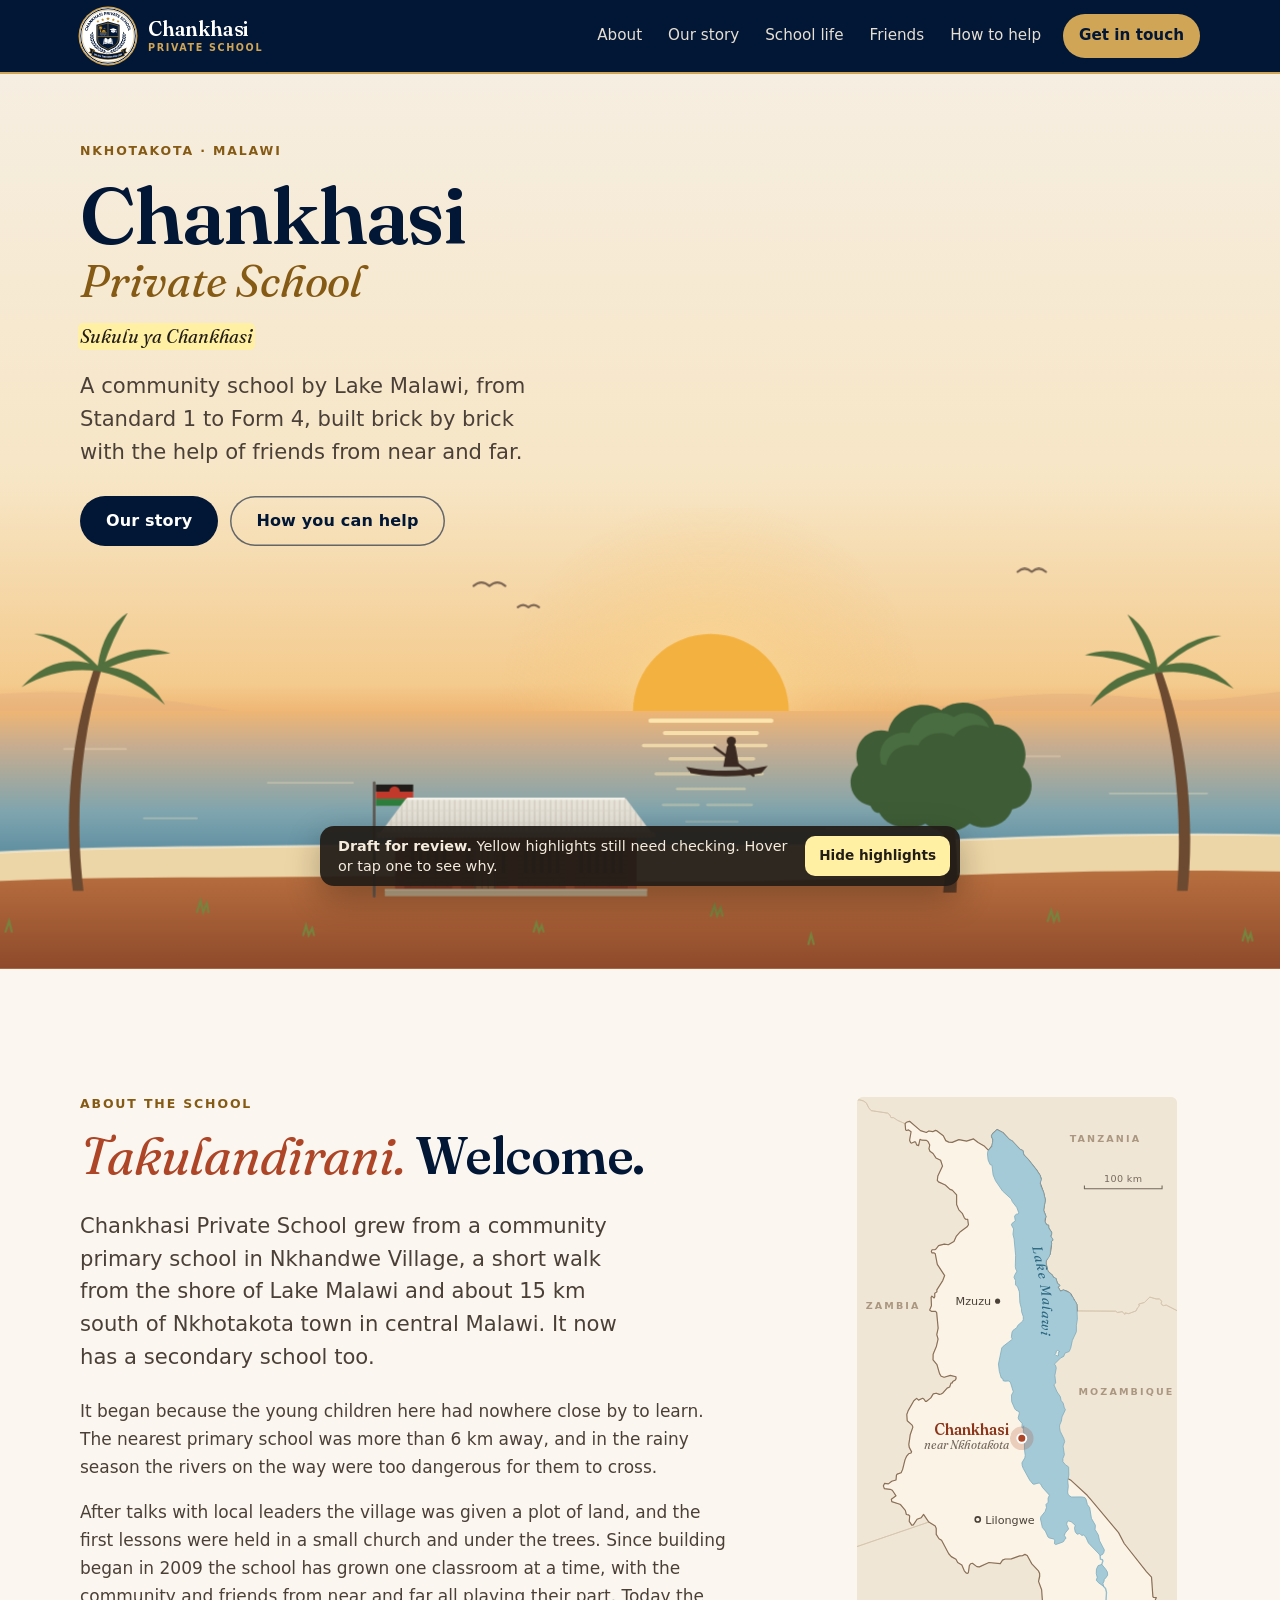
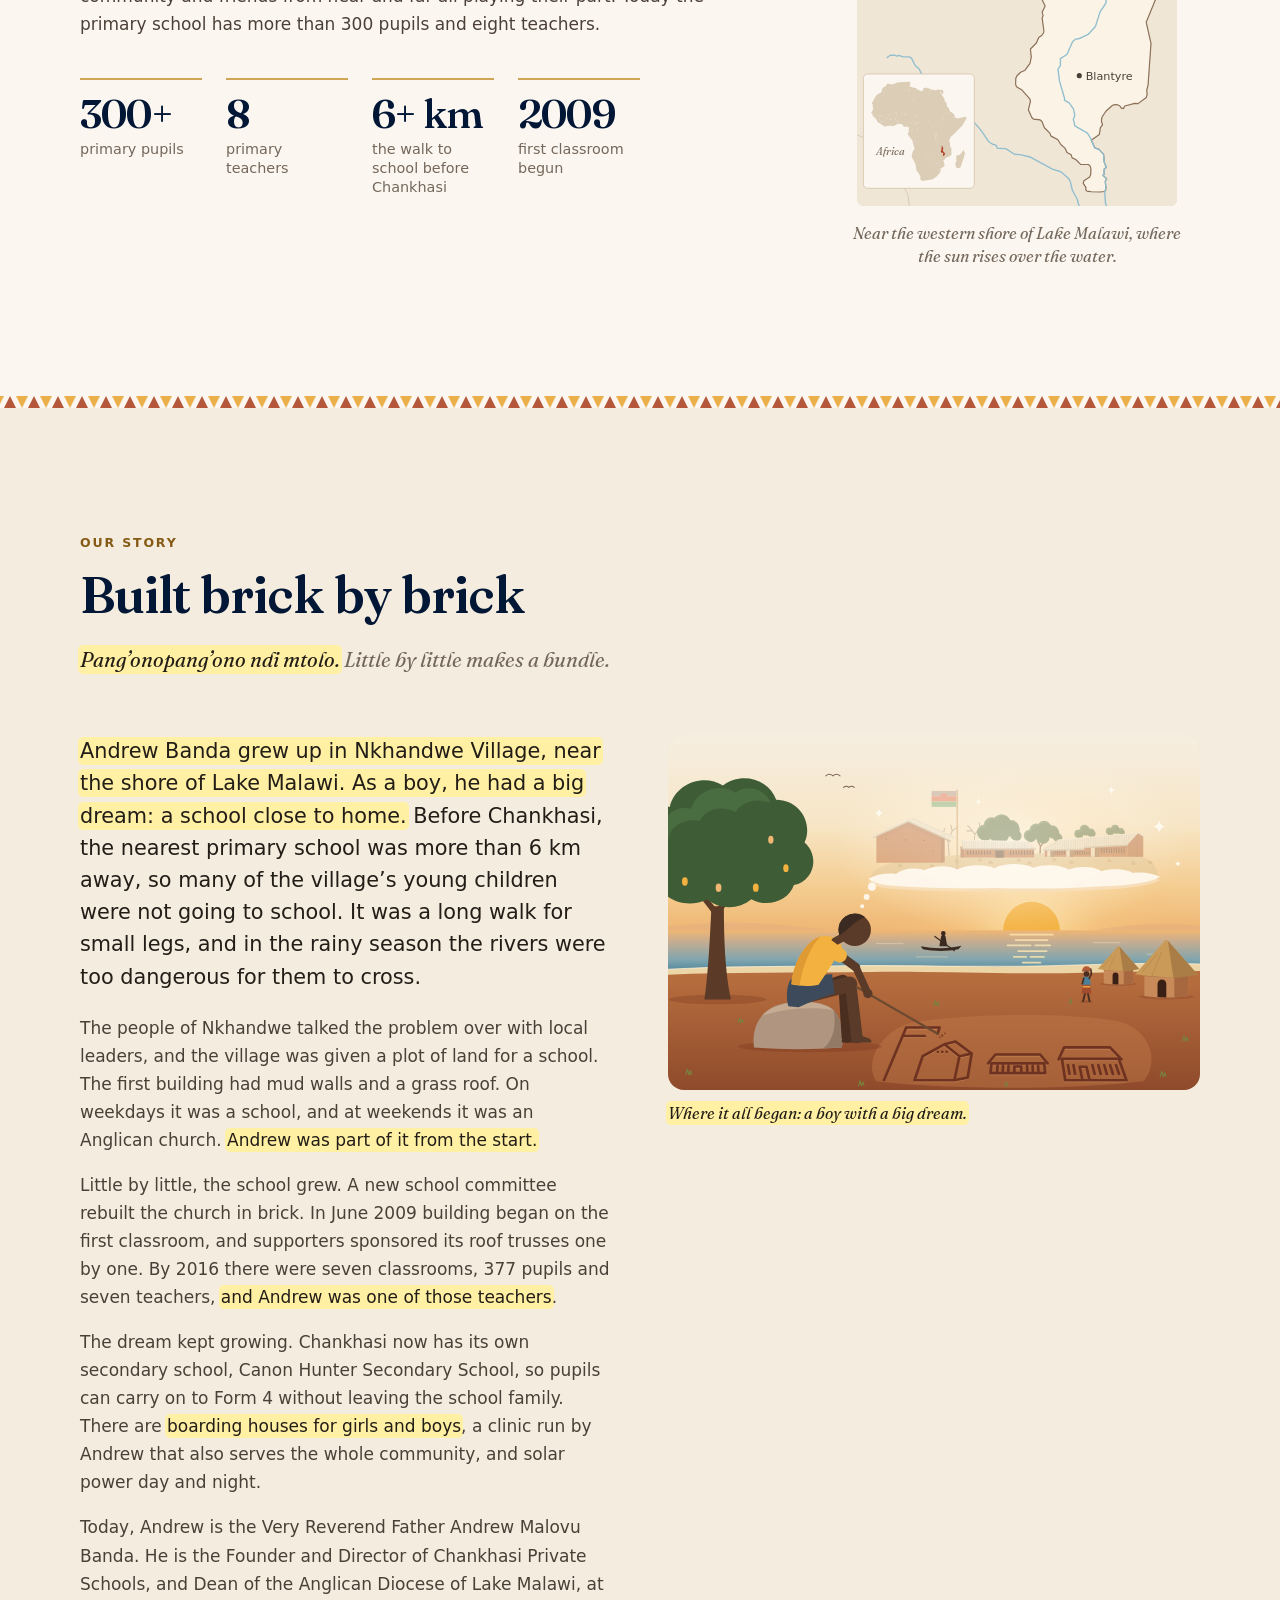
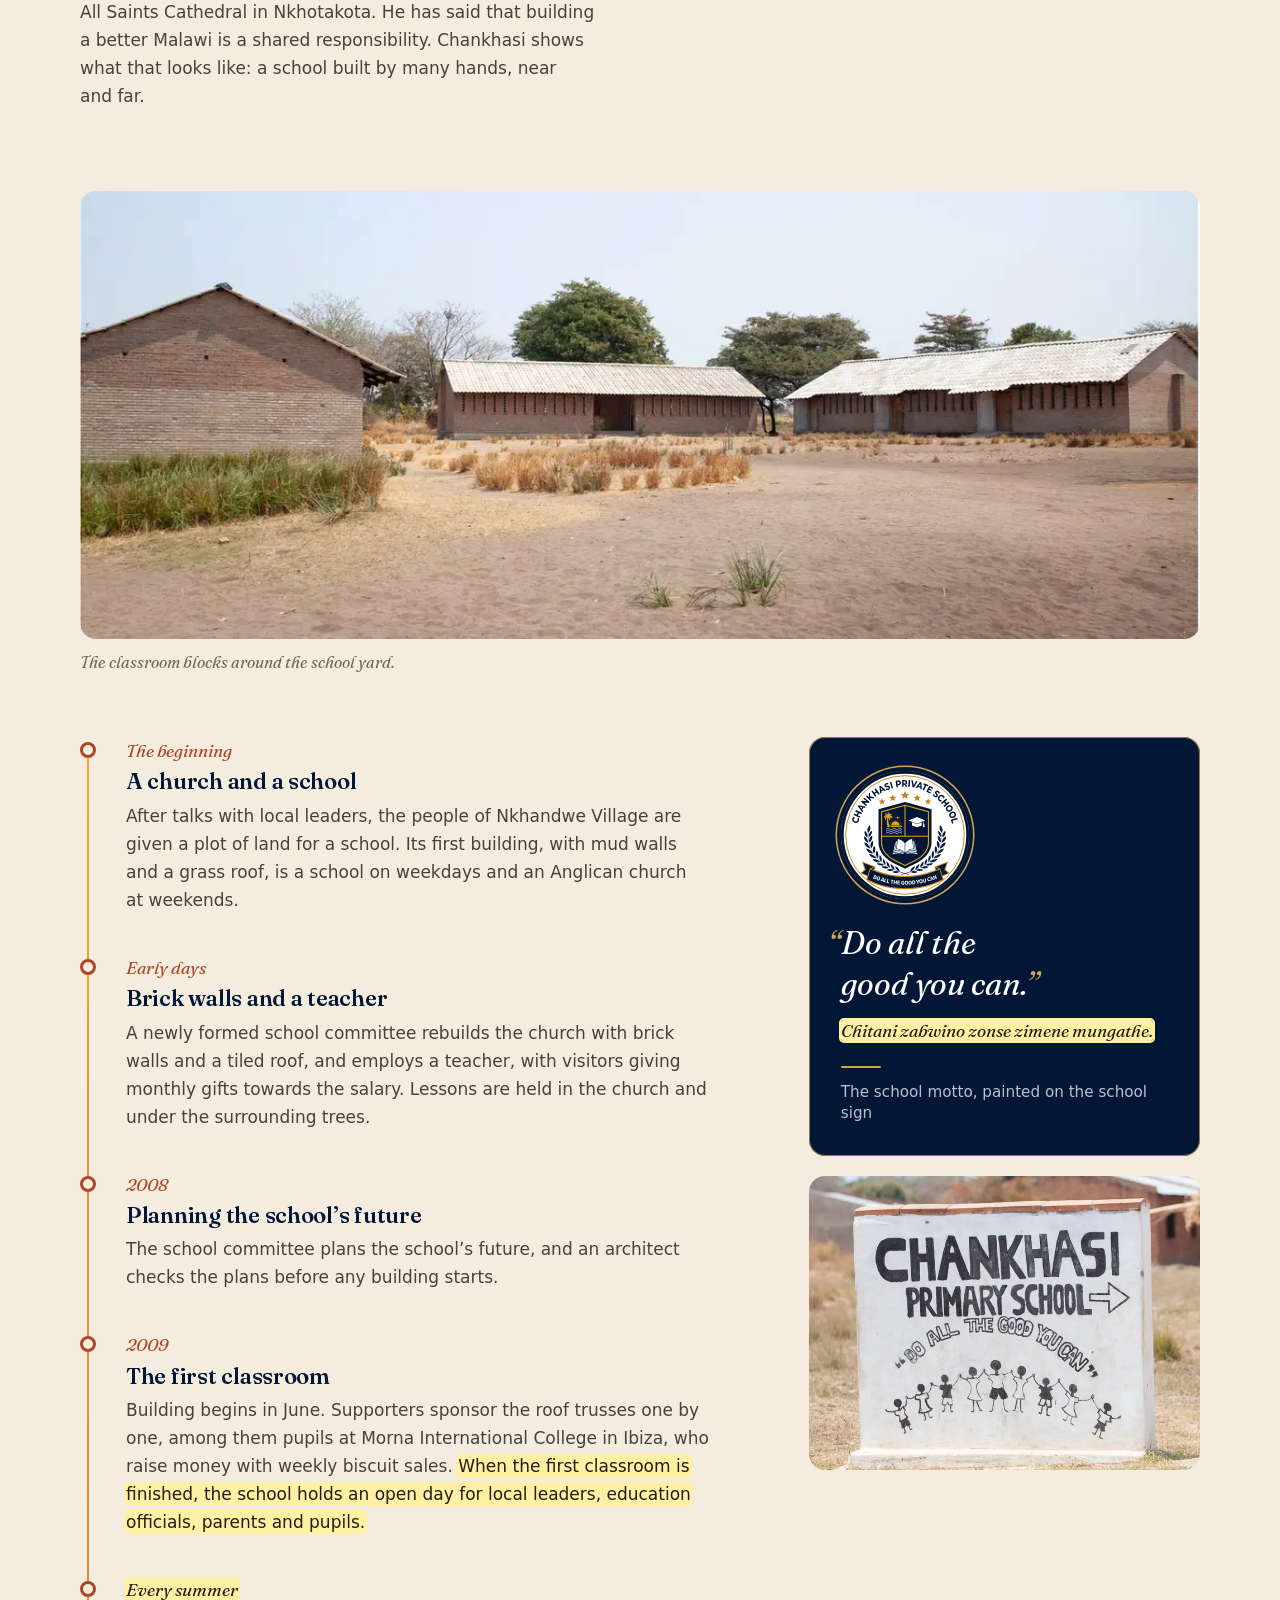
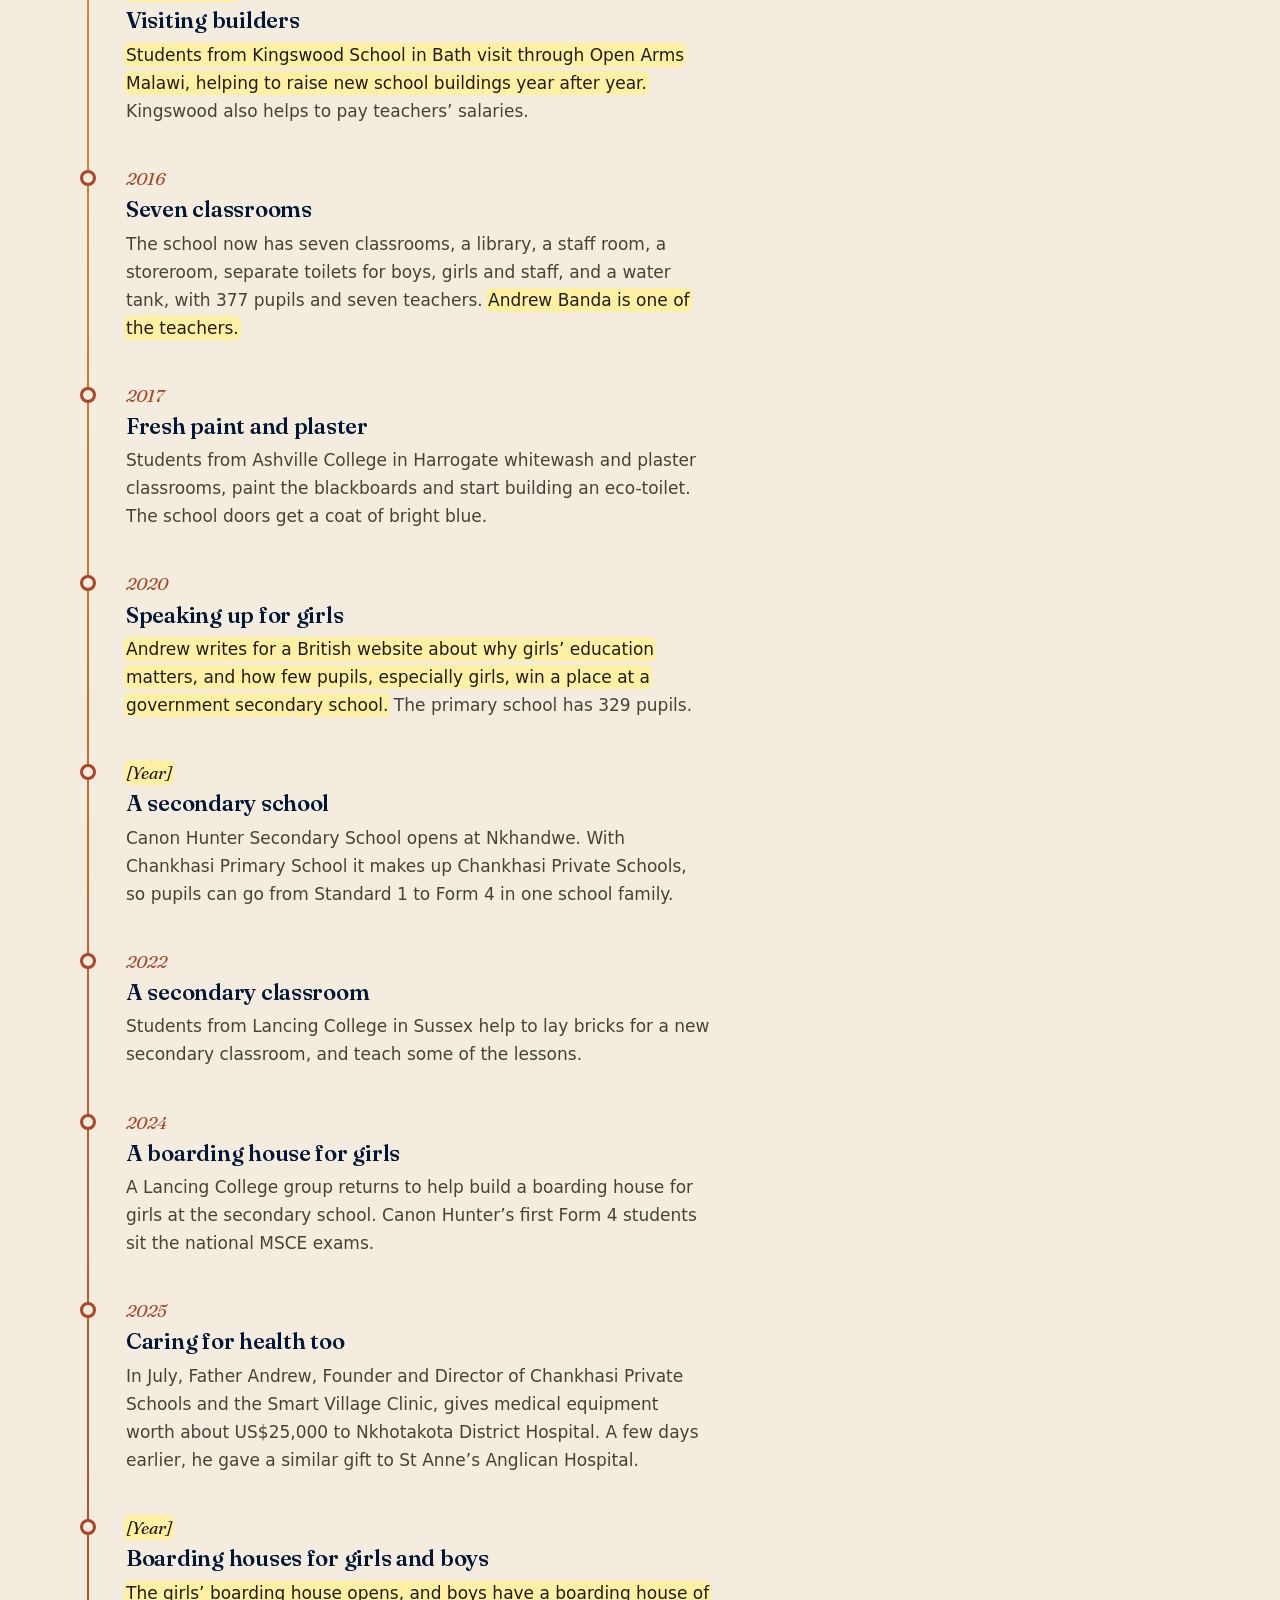
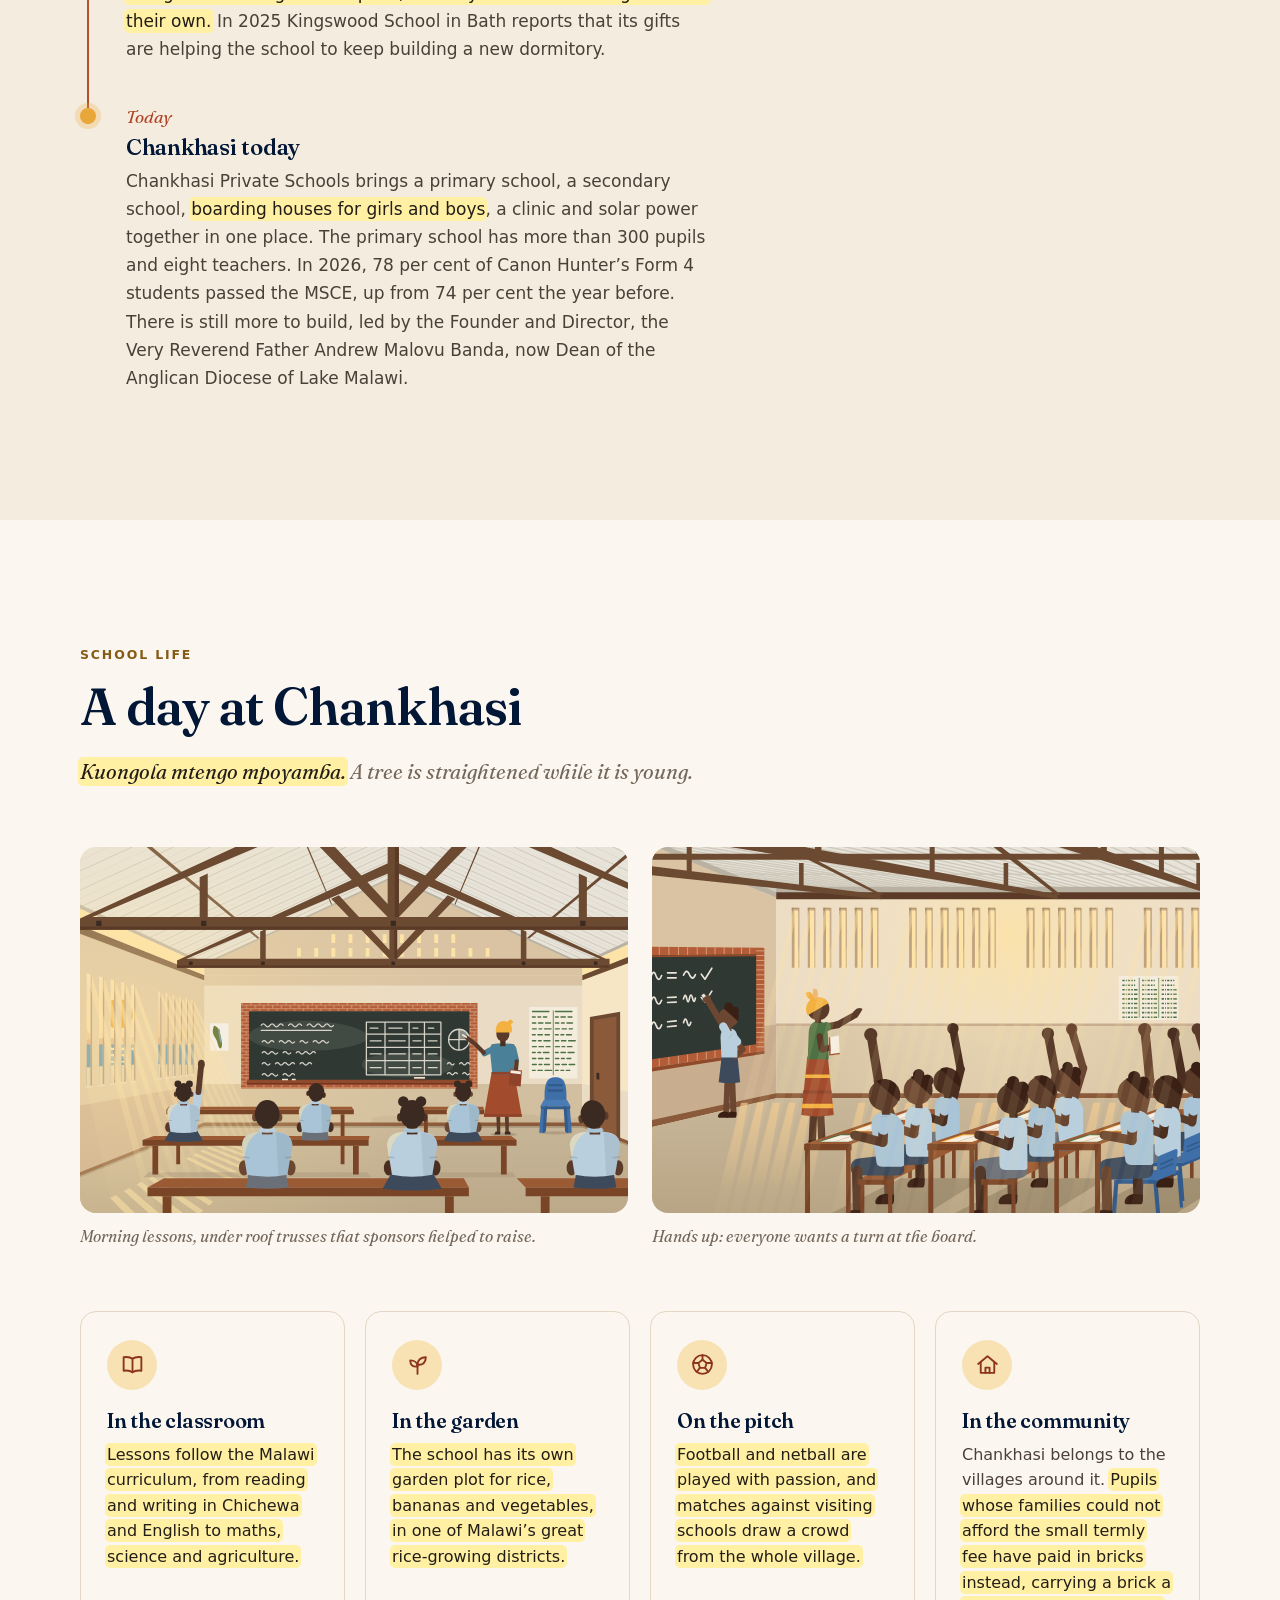
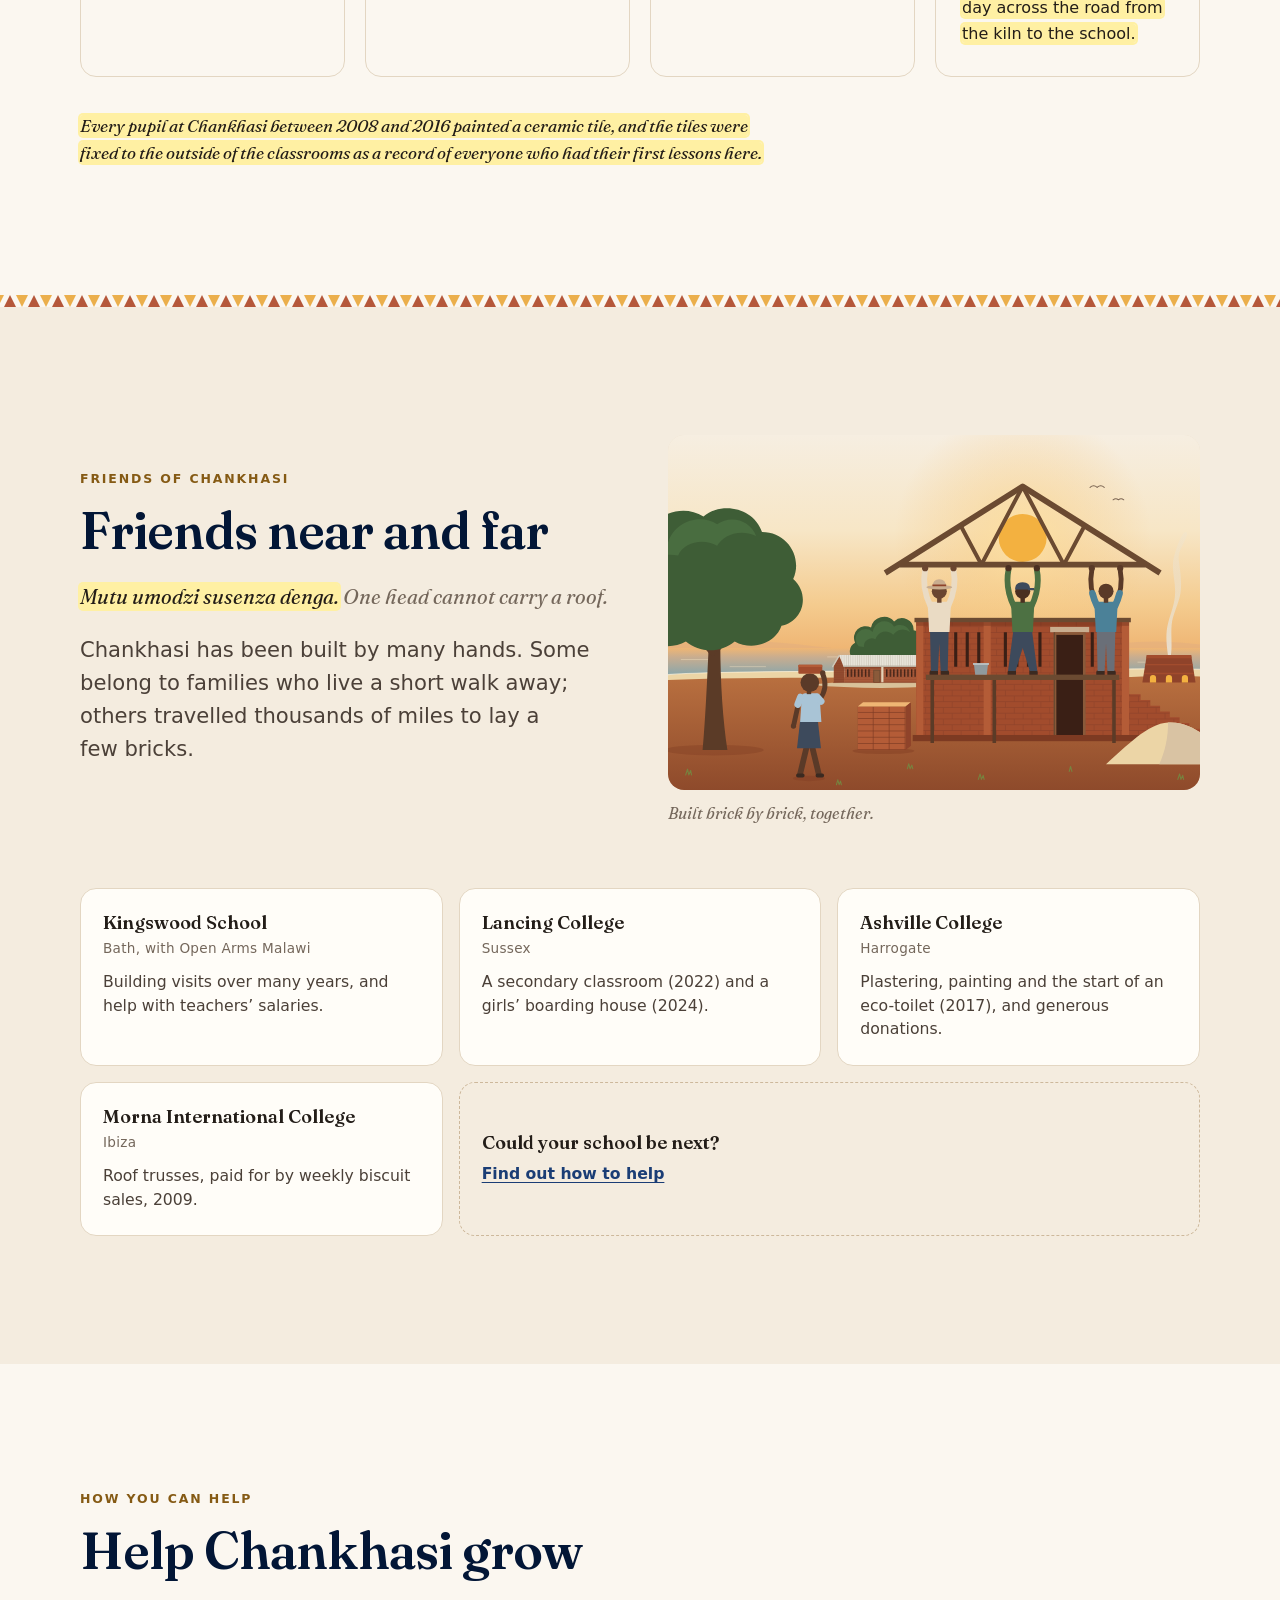
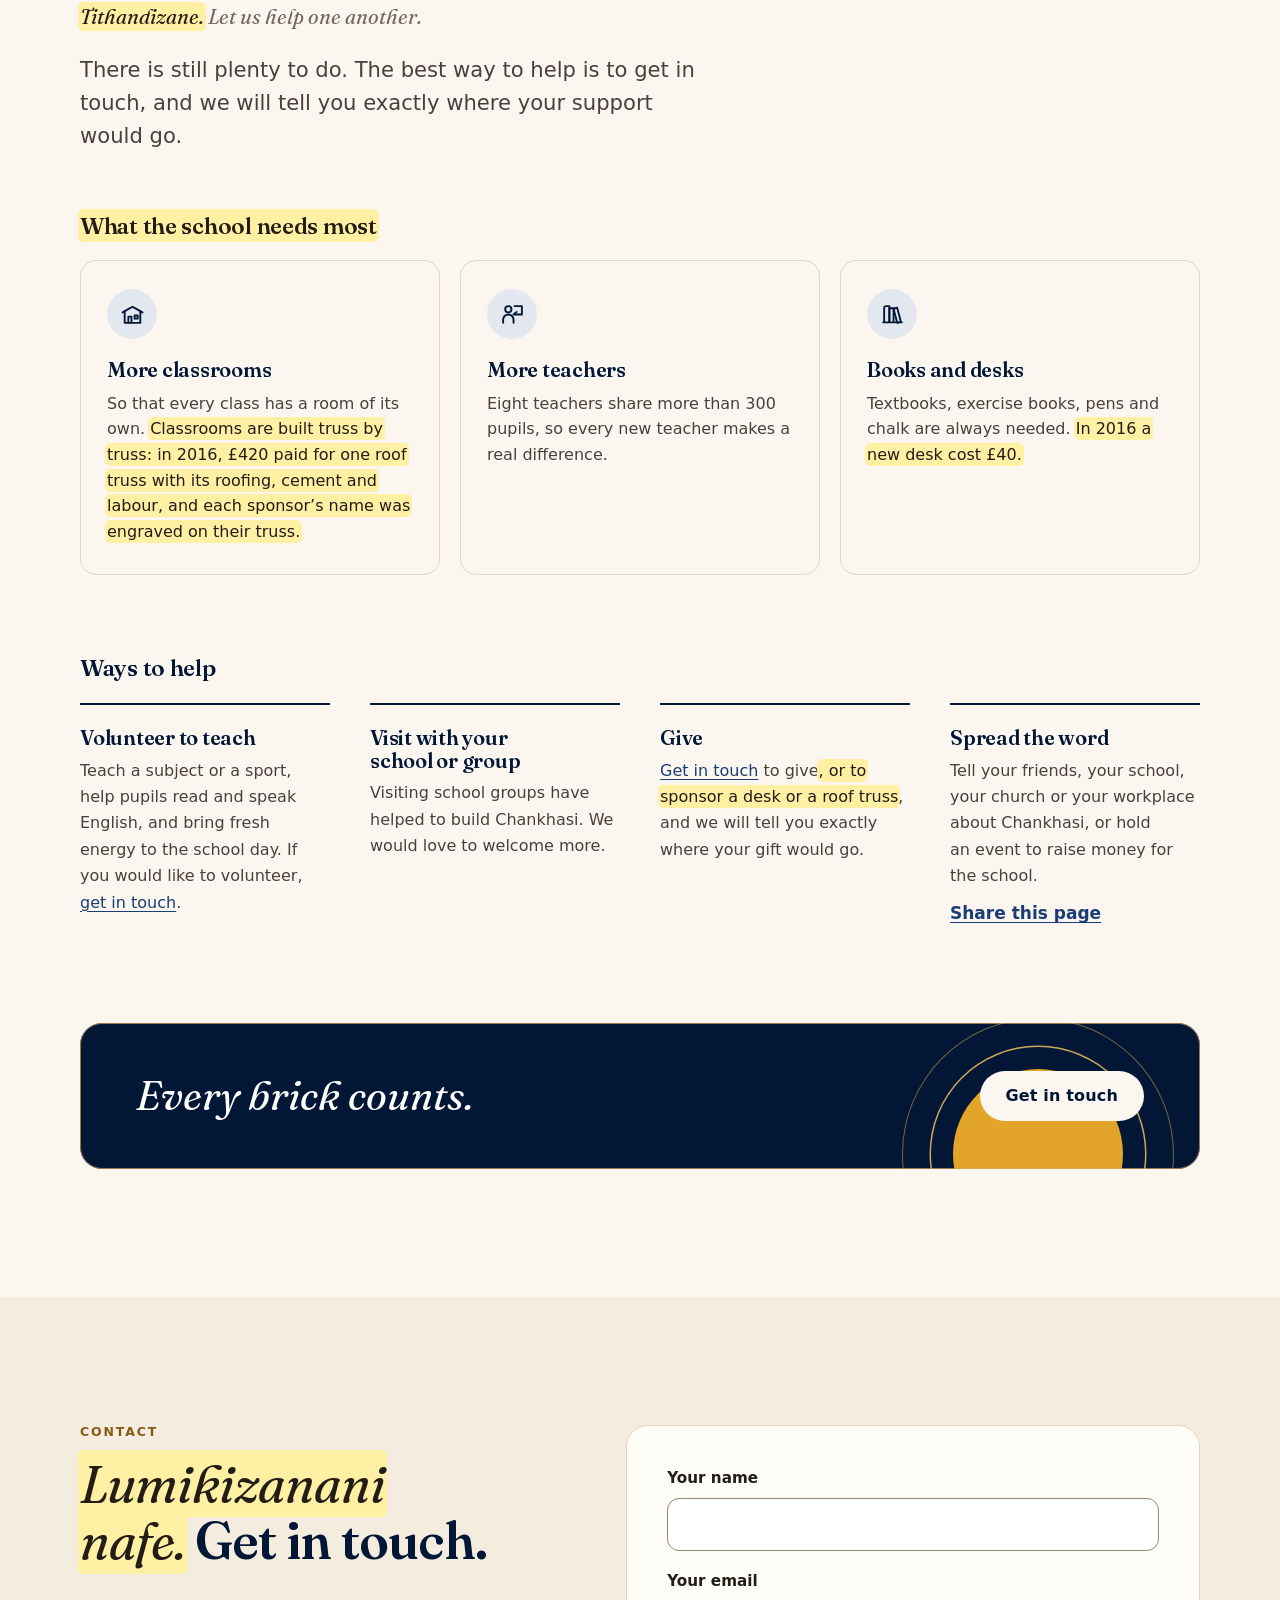
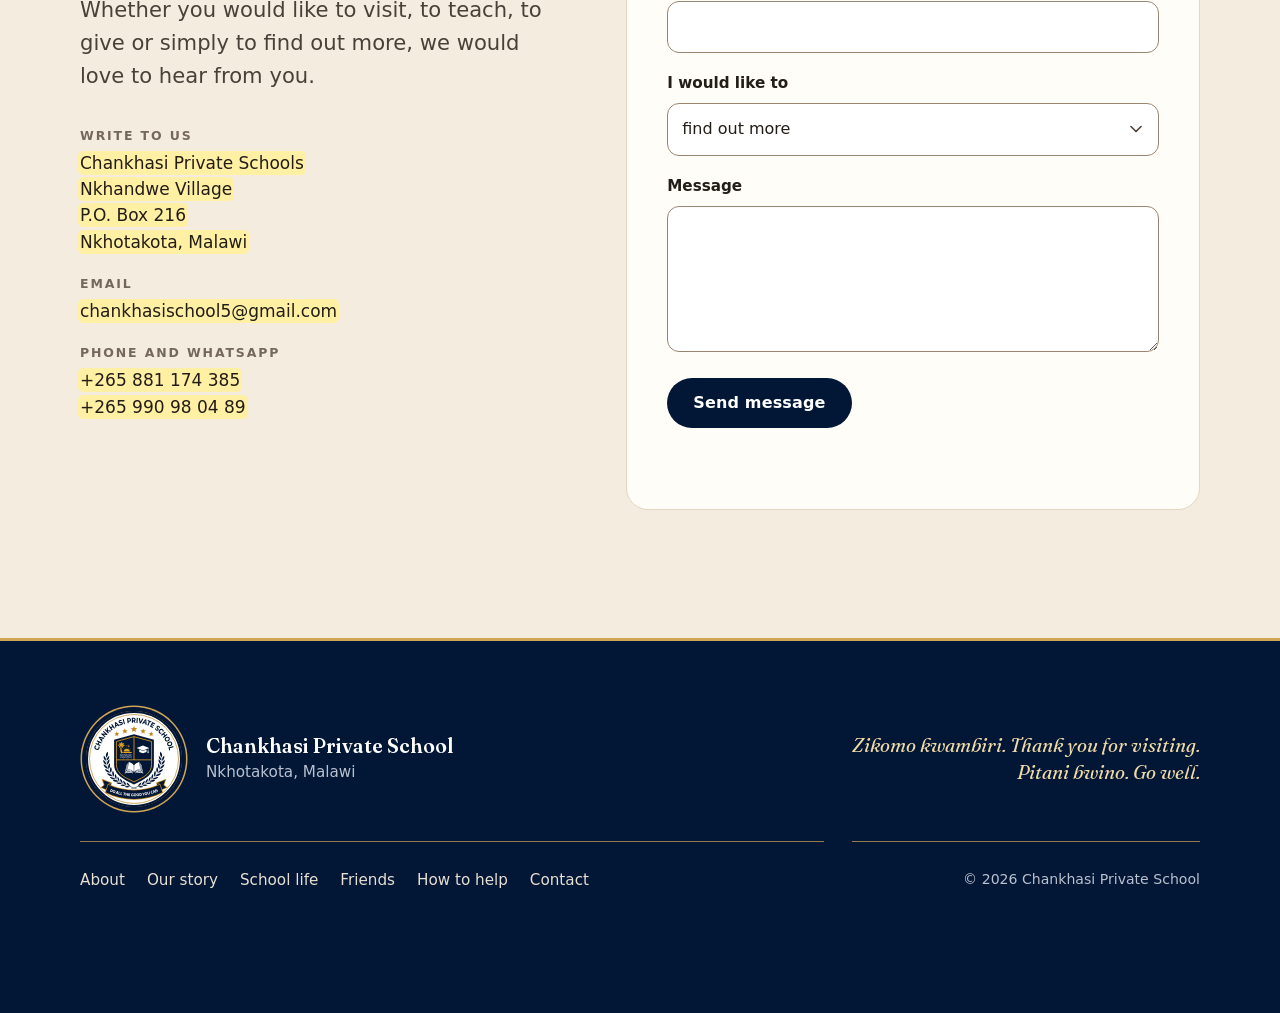
<file: index.html>
<!doctype html>
<html lang="en-GB" class="draft">
<head>
<meta charset="utf-8">
<meta name="viewport" content="width=device-width, initial-scale=1">
<title>Chankhasi Private School · Nkhotakota, Malawi</title>
<meta name="description" content="Chankhasi Private School is a community primary and secondary school near the shore of Lake Malawi, in Nkhotakota, Malawi. Read about the school, its story and how you can help.">
<!-- DRAFT: remove this line at launch so search engines can list the site -->
<meta name="robots" content="noindex">
<meta name="theme-color" content="#021636">
<link rel="icon" href="assets/img/logo/shield.svg" type="image/svg+xml">
<link rel="icon" href="assets/img/favicon-32.png" sizes="32x32" type="image/png">
<link rel="icon" href="assets/img/icon-192.png" sizes="192x192">
<link rel="apple-touch-icon" href="assets/img/apple-touch-icon.png">
<meta property="og:type" content="website">
<meta property="og:site_name" content="Chankhasi Private School">
<meta property="og:title" content="Chankhasi Private School · Nkhotakota, Malawi">
<meta property="og:description" content="A community school by Lake Malawi, from Standard 1 to Form 4, built brick by brick with the help of friends from near and far.">
<meta property="og:url" content="https://chankhasi-school.pages.dev/">
<meta property="og:image" content="https://chankhasi-school.pages.dev/assets/img/og.jpg">
<meta property="og:image:width" content="1200">
<meta property="og:image:height" content="630">
<meta property="og:image:alt" content="Chankhasi Private School: the school badge and an illustration of the school by Lake Malawi at sunrise">
<meta name="twitter:card" content="summary_large_image">
<script>document.documentElement.className += " js";</script>
<link rel="preload" href="assets/fonts/fraunces.woff2" as="font" type="font/woff2" crossorigin>
<link rel="stylesheet" href="assets/site.css?v=14">
<script src="assets/site.js?v=14" defer></script>
</head>
<body>
<a class="skip" href="#main">Skip to content</a>

<header class="site-header">
  <div class="wrap header-inner">
    <a class="brand" href="#top" aria-label="Chankhasi Private School, back to the top">
      <img class="brand-mark" src="assets/img/logo/badge.svg" width="240" height="240" alt="">
      <span class="brand-name">Chankhasi <small>Private School</small></span>
    </a>
    <button class="nav-toggle" type="button" aria-expanded="false" aria-controls="site-nav">
      <span class="nav-toggle-bars" aria-hidden="true"></span>Menu
    </button>
    <nav id="site-nav" class="site-nav" aria-label="Main">
      <a href="#about">About</a>
      <a href="#story">Our story</a>
      <a href="#life">School life</a>
      <a href="#friends">Friends</a>
      <a href="#help">How to help</a>
      <a class="nav-cta" href="#contact">Get in touch</a>
    </nav>
  </div>
</header>

<main id="main">

<section class="hero" id="top" aria-labelledby="hero-title">
  <div class="wrap hero-text">
    <p class="eyebrow">Nkhotakota · Malawi</p>
    <h1 id="hero-title">Chankhasi <span class="h1-line">Private School</span></h1>
    <p class="hero-ny"><span class="tbc" lang="ny" data-note="Chankhasi School in Chichewa, a form two translators offered. Could a Chichewa-speaking teacher confirm it, and say whether there is a Chichewa way to say Private School?">Sukulu ya Chankhasi</span></p>
    <p class="lead">A community school by Lake Malawi, from Standard&nbsp;1 to Form&nbsp;4, built brick by brick with the help of friends from near and far.</p>
    <p class="hero-actions">
      <a class="btn" href="#story">Our story</a>
      <a class="btn btn-ghost" href="#help">How you can help</a>
    </p>
  </div>
  <div class="hero-art" aria-hidden="true">
    <svg viewBox="0 380 1600 520" preserveAspectRatio="xMidYMax slice" focusable="false"><defs><radialGradient id="h-glow" cx="880" cy="610" r="240" gradientUnits="userSpaceOnUse"><stop offset="0" stop-color="#fde3a6" stop-opacity=".95"/><stop offset=".45" stop-color="#f9cf86" stop-opacity=".42"/><stop offset="1" stop-color="#f6c47a" stop-opacity="0"/></radialGradient><linearGradient id="h-lake" x1="0" y1="609" x2="0" y2="800" gradientUnits="userSpaceOnUse"><stop offset="0" stop-color="#efb674"/><stop offset=".2" stop-color="#c9ad8f"/><stop offset=".6" stop-color="#7fa5af"/><stop offset="1" stop-color="#4b8198"/></linearGradient><linearGradient id="h-ground" x1="0" y1="790" x2="0" y2="900" gradientUnits="userSpaceOnUse"><stop offset="0" stop-color="#b86f3f"/><stop offset="1" stop-color="#8e4a2b"/></linearGradient><pattern id="h-corr" width="6" height="40" patternUnits="userSpaceOnUse"><path d="M3 0v40" stroke="#cfc9bb" stroke-width="1.3"/></pattern></defs><g class="h-sun"><circle cx="880" cy="610" r="240" fill="url(#h-glow)"/><circle cx="880" cy="610" r="88" fill="#f3b140"/></g><g class="h-birds" fill="none" stroke="#7a6452" stroke-width="2.4" stroke-linecap="round" stroke-linejoin="round"><path d="M612 468q9-8 18 0q9-8 18 0"/><path d="M662 492q6-5 12 0q6-5 12 0"/><path d="M1226 452q8-7 16 0q8-7 16 0"/></g><path fill="#e2ad80" opacity=".5" d="M1100 610c64-10 124-22 196-20s112 12 172 4 96-12 132-8v24z"/><path fill="#e2ad80" opacity=".4" d="M0 598c64-8 126-14 196-8s104 12 150 20H0z"/><rect x="0" y="609" width="1600" height="200" fill="url(#h-lake)"/><g class="h-glitter" fill="none" stroke="#fde8b2" stroke-linecap="round"><path d="M812 620h136" stroke-width="5" opacity=".95"/><path d="M828 634h104" stroke-width="4.5" opacity=".85"/><path d="M804 648h80M900 648h42" stroke-width="4" opacity=".72"/><path d="M834 663h94" stroke-width="4" opacity=".6"/><path d="M818 680h50M882 680h56" stroke-width="3.5" opacity=".48"/><path d="M842 697h76" stroke-width="3" opacity=".38"/><path d="M826 715h40M876 715h50" stroke-width="3" opacity=".28"/><path d="M852 734h58" stroke-width="2.5" opacity=".2"/></g><g fill="none" stroke="#f8e4c2" stroke-linecap="round" stroke-width="2" opacity=".35"><path d="M150 652h70M380 690h96M1190 660h84M1330 702h110M600 748h64M1010 742h58M240 730h60"/></g><g class="h-canoe" fill="#3b2a21"><path d="M852 672c30 6 62 6 92-1l-7 8c-26 5-54 5-80 0z"/><path d="M894 672l4-22c1-5 9-5 10 0l4 22z"/><circle cx="903" cy="643" r="5.2"/><path d="M884 650l44 32" fill="none" stroke="#3b2a21" stroke-width="2.6" stroke-linecap="round"/></g><path fill="#ecd5a6" d="M0 774c160-14 330-10 520-14s380 6 560-2 360-14 520-6v60H0z"/><path fill="none" stroke="#fff4dc" stroke-width="2.5" opacity=".7" d="M0 774c160-14 330-10 520-14s380 6 560-2 360-14 520-6"/><path fill="url(#h-ground)" d="M0 806c140-12 300-8 460-10s320 10 520 4 380-16 620-8v108H0z"/><g class="h-palm"><path fill="#6b4a31" d="M160 812c-10-80-4-170 24-252l8 3c-24 82-30 168-20 249z"/><g fill="#52703d"><path d="M188 558q-48-18-86 24q42-24 86-18z"/><path d="M188 558q-36-38-72-36q38 10 70 40z"/><path d="M188 558q6-42 34-60q-18 30-28 62z"/><path d="M188 558q46-28 82-14q-40 2-80 20z"/><path d="M188 558q52 2 76 44q-36-30-76-38z"/></g></g><g class="h-palm"><path fill="#6b4a31" d="M1418 812c8-80 0-170-30-250l-8 3c26 82 32 168 26 247z"/><g fill="#52703d"><path d="M1384 560q48-18 86 24q-42-24-86-18z"/><path d="M1384 560q36-38 72-36q-38 10-70 40z"/><path d="M1384 560q-6-42-34-60q18 30 28 62z"/><path d="M1384 560q-46-28-82-14q40 2 80 20z"/><path d="M1384 560q-52 2-76 44q36-30 76-38z"/></g></g><g class="h-tree"><path fill="#5b3b27" d="M1142 814c4-32 2-64-6-96l15-2c6 32 8 66 6 98z"/><path d="M1142 744l-28-26M1148 732l24-24" stroke="#5b3b27" stroke-width="7" stroke-linecap="round"/><path fill="#3e5d36" d="M1060 716c-22-4-30-30-14-46-8-24 12-44 34-38 6-26 38-38 60-24 20-16 52-8 60 16 26 0 42 26 32 48 18 16 10 44-12 48-6 18-30 26-48 16-14 12-36 12-50 0-18 10-44 4-52-12-6 0-8-4-10-8z"/><path fill="#4c7042" opacity=".85" d="M1072 668c-6-22 12-38 32-34 6-20 32-30 50-18 14-10 34-4 40 12-18-8-34 0-40 10-14-8-34-4-40 10-18-4-34 6-36 22-4 0-5-1-6-2z"/></g><g class="h-flag"><path d="M500 818V690" stroke="#5f5750" stroke-width="3" stroke-linecap="round"/><rect x="502" y="692" width="42" height="8" fill="#1f1c1a"/><path d="M517 700a6 6 0 0 1 12 0z" fill="#c1392b"/><rect x="502" y="700" width="42" height="8" fill="#c1392b"/><rect x="502" y="708" width="42" height="8" fill="#2f7d3c"/></g><g class="h-school"><rect x="524" y="744" width="272" height="68" fill="#8f432a"/><path d="M524 762.5h272M524 767.5h272M524 772.5h272M524 777.5h272M524 782.5h272M524 787.5h272M524 792.5h272M524 797.5h272M524 802.5h272M524 807.5h272" stroke="#7a3520" stroke-width="1" opacity=".55"/><path d="M527 762.5v5M541 762.5v5M555 762.5v5M569 762.5v5M583 762.5v5M597 762.5v5M611 762.5v5M625 762.5v5M639 762.5v5M653 762.5v5M667 762.5v5M681 762.5v5M695 762.5v5M709 762.5v5M723 762.5v5M737 762.5v5M751 762.5v5M765 762.5v5M779 762.5v5M793 762.5v5M534 767.5v5M548 767.5v5M562 767.5v5M576 767.5v5M590 767.5v5M604 767.5v5M618 767.5v5M632 767.5v5M646 767.5v5M660 767.5v5M674 767.5v5M688 767.5v5M702 767.5v5M716 767.5v5M730 767.5v5M744 767.5v5M758 767.5v5M772 767.5v5M786 767.5v5M527 772.5v5M541 772.5v5M555 772.5v5M569 772.5v5M583 772.5v5M597 772.5v5M611 772.5v5M625 772.5v5M639 772.5v5M653 772.5v5M667 772.5v5M681 772.5v5M695 772.5v5M709 772.5v5M723 772.5v5M737 772.5v5M751 772.5v5M765 772.5v5M779 772.5v5M793 772.5v5M534 777.5v5M548 777.5v5M562 777.5v5M576 777.5v5M590 777.5v5M604 777.5v5M618 777.5v5M632 777.5v5M646 777.5v5M660 777.5v5M674 777.5v5M688 777.5v5M702 777.5v5M716 777.5v5M730 777.5v5M744 777.5v5M758 777.5v5M772 777.5v5M786 777.5v5M527 782.5v5M541 782.5v5M555 782.5v5M569 782.5v5M583 782.5v5M597 782.5v5M611 782.5v5M625 782.5v5M639 782.5v5M653 782.5v5M667 782.5v5M681 782.5v5M695 782.5v5M709 782.5v5M723 782.5v5M737 782.5v5M751 782.5v5M765 782.5v5M779 782.5v5M793 782.5v5M534 787.5v5M548 787.5v5M562 787.5v5M576 787.5v5M590 787.5v5M604 787.5v5M618 787.5v5M632 787.5v5M646 787.5v5M660 787.5v5M674 787.5v5M688 787.5v5M702 787.5v5M716 787.5v5M730 787.5v5M744 787.5v5M758 787.5v5M772 787.5v5M786 787.5v5M527 792.5v5M541 792.5v5M555 792.5v5M569 792.5v5M583 792.5v5M597 792.5v5M611 792.5v5M625 792.5v5M639 792.5v5M653 792.5v5M667 792.5v5M681 792.5v5M695 792.5v5M709 792.5v5M723 792.5v5M737 792.5v5M751 792.5v5M765 792.5v5M779 792.5v5M793 792.5v5M534 797.5v5M548 797.5v5M562 797.5v5M576 797.5v5M590 797.5v5M604 797.5v5M618 797.5v5M632 797.5v5M646 797.5v5M660 797.5v5M674 797.5v5M688 797.5v5M702 797.5v5M716 797.5v5M730 797.5v5M744 797.5v5M758 797.5v5M772 797.5v5M786 797.5v5M527 802.5v5M541 802.5v5M555 802.5v5M569 802.5v5M583 802.5v5M597 802.5v5M611 802.5v5M625 802.5v5M639 802.5v5M653 802.5v5M667 802.5v5M681 802.5v5M695 802.5v5M709 802.5v5M723 802.5v5M737 802.5v5M751 802.5v5M765 802.5v5M779 802.5v5M793 802.5v5" stroke="#7a3520" stroke-width="1" opacity=".35"/><rect x="524" y="751" width="272" height="9" fill="#5e2616" opacity=".45"/><g fill="#9c4b2e"><rect x="524" y="748" width="10" height="64"/><rect x="588" y="748" width="10" height="64"/><rect x="652" y="748" width="10" height="64"/><rect x="716" y="748" width="10" height="64"/><rect x="786" y="748" width="10" height="64"/></g><g fill="#3a1f15"><rect x="541" y="764" width="4" height="28"/><rect x="550" y="764" width="4" height="28"/><rect x="559" y="764" width="4" height="28"/><rect x="568" y="764" width="4" height="28"/><rect x="577" y="764" width="4" height="28"/><rect x="669" y="764" width="4" height="28"/><rect x="678" y="764" width="4" height="28"/><rect x="687" y="764" width="4" height="28"/><rect x="696" y="764" width="4" height="28"/><rect x="705" y="764" width="4" height="28"/><rect x="731.5" y="764" width="4" height="28"/><rect x="740.5" y="764" width="4" height="28"/><rect x="749.5" y="764" width="4" height="28"/><rect x="758.5" y="764" width="4" height="28"/><rect x="767.5" y="764" width="4" height="28"/><rect x="776.5" y="764" width="4" height="28"/><rect x="604" y="764" width="4" height="28"/><rect x="644" y="764" width="4" height="28"/></g><rect x="613" y="762" width="24" height="48" fill="#6b4a31"/><rect x="615" y="764" width="20" height="46" fill="#8a5a3a"/><path d="M621.5 764v46M628.5 764v46" stroke="#6b4a31" stroke-width="1.2"/><circle cx="631.5" cy="788" r="1.4" fill="#3a1f15"/><path d="M506 748h308l-30-40H536z" fill="#e7e3d9"/><path d="M506 748h308l-30-40H536z" fill="url(#h-corr)"/><path d="M526 721.5h268M516 735h288" stroke="#dbd6ca" stroke-width=".9"/><path d="M537 708h246" stroke="#f4f1ea" stroke-width="2.5"/><rect x="503" y="746" width="314" height="5" fill="#b9b2a3"/><path d="M503 751q2.3 2.6 4.5 0q2.3 2.6 4.5 0q2.3 2.6 4.5 0q2.3 2.6 4.5 0q2.3 2.6 4.5 0q2.3 2.6 4.5 0q2.3 2.6 4.5 0q2.3 2.6 4.5 0q2.3 2.6 4.5 0q2.3 2.6 4.5 0q2.3 2.6 4.5 0q2.3 2.6 4.5 0q2.3 2.6 4.5 0q2.3 2.6 4.5 0q2.3 2.6 4.5 0q2.3 2.6 4.5 0q2.3 2.6 4.5 0q2.3 2.6 4.5 0q2.3 2.6 4.5 0q2.3 2.6 4.5 0q2.3 2.6 4.5 0q2.3 2.6 4.5 0q2.3 2.6 4.5 0q2.3 2.6 4.5 0q2.3 2.6 4.5 0q2.3 2.6 4.5 0q2.3 2.6 4.5 0q2.3 2.6 4.5 0q2.3 2.6 4.5 0q2.3 2.6 4.5 0q2.3 2.6 4.5 0q2.3 2.6 4.5 0q2.3 2.6 4.5 0q2.3 2.6 4.5 0q2.3 2.6 4.5 0q2.3 2.6 4.5 0q2.3 2.6 4.5 0q2.3 2.6 4.5 0q2.3 2.6 4.5 0q2.3 2.6 4.5 0q2.3 2.6 4.5 0q2.3 2.6 4.5 0q2.3 2.6 4.5 0q2.3 2.6 4.5 0q2.3 2.6 4.5 0q2.3 2.6 4.5 0q2.3 2.6 4.5 0q2.3 2.6 4.5 0q2.3 2.6 4.5 0q2.3 2.6 4.5 0q2.3 2.6 4.5 0q2.3 2.6 4.5 0q2.3 2.6 4.5 0q2.3 2.6 4.5 0q2.3 2.6 4.5 0q2.3 2.6 4.5 0q2.3 2.6 4.5 0q2.3 2.6 4.5 0q2.3 2.6 4.5 0q2.3 2.6 4.5 0q2.3 2.6 4.5 0q2.3 2.6 4.5 0q2.3 2.6 4.5 0q2.3 2.6 4.5 0q2.3 2.6 4.5 0q2.3 2.6 4.5 0q2.3 2.6 4.5 0q2.3 2.6 4.5 0q2.3 2.6 4.5 0H817v-1H503z" fill="#b9b2a3"/><rect x="512" y="810" width="296" height="8" fill="#b8a585"/><rect x="512" y="810" width="296" height="2" fill="#c9b79a"/></g><g fill="none" stroke="#76843f" stroke-width="2.4" stroke-linecap="round"><path d="M300 836l4-13 3 13 4-10 2 10M420 862l3-11 3 11 4-8 2 8M880 840l4-12 3 12 4-9 2 9M990 872l3-11 3 11M1260 846l4-12 3 12 4-9 2 9M1480 868l3-11 3 11 3-8 2 8M84 858l4-12 3 12M680 858l3-10 3 10 3-7 2 7"/></g></svg>
  </div>
</section>

<section class="about" id="about" aria-labelledby="about-title">
  <div class="wrap about-grid">
    <div class="about-text">
      <p class="eyebrow">About the school</p>
      <h2 id="about-title"><span class="chichewa" lang="ny">Takulandirani.</span> Welcome.</h2>
      <p class="lead">Chankhasi Private School grew from a community primary school in Nkhandwe Village, a short walk from the shore of Lake Malawi and about 15&nbsp;km south of Nkhotakota town in central Malawi. It now has a secondary school too.</p>
      <p>It began because the young children here had nowhere close by to learn. The nearest primary school was more than 6&nbsp;km away, and in the rainy season the rivers on the way were too dangerous for them to cross.</p>
      <p>After talks with local leaders the village was given a plot of land, and the first lessons were held in a small church and under the trees. Since building began in 2009 the school has grown one classroom at a time, with the community and friends from near and far all playing their part. Today the primary school has more than 300 pupils and eight teachers.</p>
      <dl class="stats">
        <div class="stat"><dt>primary pupils</dt><dd>300+</dd></div>
        <div class="stat"><dt>primary teachers</dt><dd>8</dd></div>
        <div class="stat"><dt>the walk to school before Chankhasi</dt><dd>6+&nbsp;km</dd></div>
        <div class="stat"><dt>first classroom begun</dt><dd>2009</dd></div>
      </dl>
    </div>
    <figure class="map-figure">
      <!-- MAP:START --><svg class="map" viewBox="0 0 300 664.9" role="img" aria-labelledby="map-title map-desc"><title id="map-title">Map of Malawi</title><desc id="map-desc">Chankhasi Private School is near the western shore of Lake Malawi, about 15 km south of Nkhotakota town in central Malawi, north-east of the capital, Lilongwe.</desc><defs><clipPath id="map-clip"><rect width="300" height="664.9" rx="6"/></clipPath><path id="lake-label-path" d="M163.7 133.8l.4 8.1 2.1 8.1 3.8 16.2 2.5 16.3 1.3 16.2-.9 16.2-.4 8.1-2.6 8.1"/></defs><g clip-path="url(#map-clip)"><rect class="m-sea" width="300" height="664.9"/><path class="m-nbr" d="M45.1 25l-7.1-3.1-3.7-2.5-2.5-.1-1-2.5-2.1-1.7-15.4-2.3-2.2-2.5-2.4-4.8-2.9-1.9-3.2-.9-12 0-1.6-.5-6-5.1-3 .4 0-17.5 340 0 0 229.3-9.8 2.3-3-1.2-3.3 .6-1.6-2.1 .3-2.9-1.2-5-11.5-5.9-2.6 .5-1.5-.8-.7-1.5 .7-1.8-2.4-2.2-3 0-5.9-1.7-5 5-5.4 1.6 .6 1.8-1.8 1.7-1.2 2.8-7 2.6-3.4-.7-.1 1.4-2.6-2.5-4.6 .7-1.4-1.2-36.2-.2-.3-6.1-5.8-10-3.4-2.3-3.4-1.2-2.8 1.1-2.3-4 1.7-1.5-2.3-1.9-1.2-4.2-2.5-1.4-1-2-3.8-3.3-.6-1.4-1.6-7 .4-2.1 3.7-6.3 1.2-9.5-.3-2.1 1.5-1.4-2.2-3.6 1-1.7 0-1.8-2.7-4.1-.1-2.5-1.9-.4-1.6-3.2 1-4.7-2.2-5.8 1.6-9.7-1.6-7.1-3.2-8.7 .9-4.2-.9-2.8-3.3-5.1-8-10.2-4-4.1-1-4.1-2.4-.9-7.7-8.2-2.3-1.1-6.4-6.7-5.3-2.7-4.1 3.9-1.2 2 1.5 3.6-.8 5.4-3.4 4.6-3.7-3.9-6.1-3.5-4.2-3.4-6.6 2.1-7.2-1.4-6.2 2.5-3.3-.2-2.8-1.4-2.3-4.5-5.9-4.6-1.4-.5-2.6 1.2-3.7-.6-2.3 1.4-5.5-1.8-10.2-8.7-1.5 .1zM47.3 684.9l-1-3.9 1.7-1.6 4.6-8.2 .4-2.6-3-2.2-.8-1.6-1.5-10.6-9.9-18.8 6.9-7.1 1.4-2.6 2.7-10.9-5.9 2.5-9.8-1.4-3 1.1-2.6-1.8-.8-5.1-1.3-1.9-30.1-12-6.2-1-9.1 .2 0-168 10.3-2.6 77-26.3 6.1 3.8 .9 2.3 0 5.5 2.6 4 2.4 1.5 6.7 12.6 2.4 2.7 4.4 2.5 1.6 3 3.9 2.4 2.3 5.4 1.6 1.9 1.4 .5 .8-.6 .9-6.6 1.2-1.8 1.7-.5 4.2 3.2 2.3 .2 9-4.1 10.6 1.1 2.1-3.3 2.5-1.1 5.8-.1 7.8-2.8 2.5-.1 2.4-1.3 2.2 1.1 4.3 7.8 6 6.3 1.3 2.6-1 7.5 2.9 7.8 .7 9.9 2.6 5.4-2.8 5.9 .9 3.1-.9 2.3 1.6 11.9-.3 2.1-1.5 2.1-3.9 3.2-1.3 4.1-5.6 5.6 .8 7.6-1.2 5.8-5 6.8-3.8 1.6-3.6 3.5-.9 2.1-.2 5.7 .8 2.2 4.8 2.8 7.9 8.8 .4 2.2-1.9 8 3.2 7.1 1.6 1.6 6.2 .6 1.8 1.8 2.2 5.6 4.9 4.8 1.4 3.1 6.1 3.2 3.2 4.9 3.7 3.1 1.9 4.1 3.9 2.2 .9 2.9 3.4 1.5 4.5 4.5 7.2 .2 1.7 1.3 .8 2.5-.2 5.6-.9 2.2-5.5 3.6-.6 2.5 2.6 3.9-.3 2.1 1.2 1.2 4.2 .6 12.5-.2 1.2-3.4-.7-6 1.2-2.5-3.4-3.1 1.1-1.2 0-4.7 2-1.7-2-5.2-.5-7-4.4-4.7-3.8-1.4-3.4-7.1 7.6-5.4 .9-6.2 2.1-3.1-1.1-3.1 .5-3.8 3.7-5.6 5.5-4.9 1.5-1.1 3.3-.3 2.9 1.3 1.3 2 2 .5 1.2-2.5 9.4-2.4 3.1 .2 7.7-5.8 .8-3-.4-3.7 1.3-5.1 2.7-38.8-4.5-19.9 9.5-23.1-2.7-.2-.5-.7-1.3-18.3-4.8-5.1-20.8-26.4-5.3-10.2-29.4-35-14.9-13.8-2.5-1.5-5.3-1.4-10.1 .2-2.2-.7-2.3-4.6-2.6-3-2.6-5.9 .3-13.5-4.3-38.3-11.1-39.6 .4-3.6 1.7-4.1 14.5-22.2 3.2-7.9 .7-6.5-.5-5 .8-1 2.7-.7 60.9 .5 1.4 1.2 4.6-.7 2.6 2.5 .1-1.4 3.4 .7 7-2.6 1.2-2.8 1.8-1.7-.6-1.8 5.4-1.6 5-5 5.9 1.7 3 0 2.4 2.2-.7 1.8 .7 1.5 1.5 .8 2.6-.5 11.5 5.9 1.2 5-.3 2.9 1.6 2.1 3.3-.6 3 1.2 9.8-2.3 0 475.6zM185.1 235.2l-1.1 .7-2 5.4 .1 1.7 1 1.7 1.6 .6 3.4-1.3 2.1-3.5 .2-2.1-.6-1.6-1.3-.9zM174.6 233.4l-1.6 1.3 .2 1.4 4.1 4.9 1.2 0 1.6-1.6 .8-2.8-1.1-2.5-2.3-1.3zM45.1 25l.5 5.8 .8 .6 1.9-.6 2.4 1.8-1.4 8 1 2.3 1 .3 2.8-1.3 .9 .4 .9 2.6 1.8 .7 1.4-6 1.8 .9 4.3 .2 1.5 1.2 1.5 3.1-.7 3.5 .9 2.3 2.9 2.2 2.7 4.1 4.4 2.2 1.8 5.5-4.4 9.2-.5 4.2 1.1 1.4 6.4 2.9 4.4 4.1 2.1 .7 4.1 4.4-.3 7.1 2.4 7 3.4 3.6 2.8 5.1 2.1 .3 .7 5-1.3 1.9-6.3 4.6-3.9 4.4-2.1 4.7-5.3 3.1-3.8-.6-5.3 1.4-2.4 3.2-1.2 .7-2.5 0-.7 1.4 .5 1.6 2.1-.1 1.1 .9 1.9 9.9 6.9 10.5-1.8 4.7-5.5 8.7 0 1.9-2 1.3 0 3.3-.6 1.1-2.1-1.7-.7 1.1 .3 8-1.7 4 1.6 1.1 4 .1 1 1.2 1.4 14.5-1.3 6 1.2 4.2-1.5 6.7-3.1 7.5-.1 5.4 3.7 4.5 2.4 8.3 1.5 2.5 2.8 .9 5.8-1.7 5.3 1.3 .1 1.7-.7 1.3-2.4 1.5-.5 1.3-1.2 .2-1.2 3.6-2.4 1-3.7 4.3-1.8 1.2-1.8 .4-3-1.1-2.7 .6-2.3 3.8-4.2 3.3-.8 .1-1.3-2.2-1.3-.8-3.9 1.7-1.8-1.7-2.6 2.3-5.3 9.2-1.3 3.6 .4 5.9 4.6 4.1 .7 1.9-2.5 7.2-1.3 9 .4 2.8 2.2 4.2-.5 1.1-2.3 .7-2 2.5-1.4 3.2-2.2 8.9-1.4 3.1-3.7 1.4-.7 .9-.4 4.6-4 1.1-3.2 2.5-3.6-.4-1.1 2.3 1 2.6 5.4 .6 2 .9 3.5 5.2-4.4 3.2 .4 2.2 7.6 2.5 1.2 1 3.9 4.8 1 3.8 2.1 .4 1 1-.4 5 2.3 3.6 1.5-.3 3.5-5.2 3.8-1.4 2.3-3.2 4.9 7.2-77 26.3-10.3 2.6 0-429.9 3-.4 6 5.1 1.6 .5 12 0 3.2 .9 2.9 1.9 2.4 4.8 2.2 2.5 15.4 2.3 2.1 1.7 1 2.5 2.5 .1 3.7 2.5z"/><path class="m-land" d="M206.4 200.6l-24.7-.3-2.7 .7-.8 1 .5 5-.7 6.5-3.2 7.9-14.5 22.2-1.7 4.1-.4 3.6 11.1 39.6 4.3 38.3-.3 13.5 2.6 5.9 2.6 3 2.3 4.6 2.2 .7 10.1-.2 5.3 1.4 2.5 1.5 14.9 13.8 29.4 35 5.3 10.2 20.8 26.4 4.8 5.1 1.3 18.3 .5 .7 2.7 .2-9.5 23.1 4.5 19.9-2.7 38.8-1.3 5.1 .4 3.7-.8 3-7.7 5.8-3.1-.2-9.4 2.4-1.2 2.5-2-.5-1.3-2-2.9-1.3-3.3 .3-1.5 1.1-5.5 4.9-3.7 5.6-.5 3.8 1.1 3.1-2.1 3.1-.9 6.2-7.6 5.4 3.4 7.1 3.8 1.4 4.4 4.7 .5 7 2 5.2-2 1.7 0 4.7-1.1 1.2 3.4 3.1-1.2 2.5 .5 7.4-1 2-4.6 .5-7.9-.3-4.2-.6-1.2-1.2 .3-2.1-2.6-3.9 .6-2.5 5.5-3.6 .9-2.2 .2-5.6-.8-2.5-1.7-1.3-7.2-.2-4.5-4.5-3.4-1.5-.9-2.9-3.9-2.2-1.9-4.1-3.7-3.1-3.2-4.9-6.1-3.2-1.4-3.1-4.9-4.8-2.2-5.6-1.8-1.8-6.2-.6-1.6-1.6-3.2-7.1 1.9-8-.4-2.2-7.9-8.8-4.8-2.8-.8-2.2 .2-5.7 .9-2.1 3.6-3.5 3.8-1.6 5-6.8 1.2-5.8-.8-7.6 5.6-5.6 2.2-5.2 3-2.1 1.5-2.1 .3-2.1-1.6-11.9 .9-2.3-.9-3.1 2.8-5.9-2.6-5.4-.7-9.9-2.9-7.8 1.1-4.8-.1-2.7-1.3-2.6-6-6.3-4.3-7.8-2.2-1.1-2.4 1.3-2.5 .1-7.8 2.8-5.8 .1-2.5 1.1-2.1 3.3-10.6-1.1-9 4.1-2.3-.2-4.2-3.2-1.7 .5-1.2 1.8-.9 6.6-.8 .6-1.4-.5-1.6-1.9-2.3-5.4-3.9-2.4-1.6-3-4.4-2.5-2.4-2.7-6.7-12.6-2.4-1.5-2.6-4 0-5.5-.9-2.3-6.1-3.8-4.9-7.2-2.3 3.2-3.8 1.4-3.5 5.2-1.5 .3-2.3-3.6 .4-5-1-1-2.1-.4-1-3.8-3.9-4.8-1.2-1-7.6-2.5-.4-2.2 4.4-3.2-3.5-5.2-2-.9-5.4-.6-1-2.6 1.1-2.3 3.6 .4 3.2-2.5 4-1.1 .4-4.6 .7-.9 3.7-1.4 1.4-3.1 2.2-8.9 1.4-3.2 2-2.5 2.3-.7 .5-1.1-2.2-4.2-.4-2.8 1.3-9 2.5-7.2-.7-1.9-4.6-4.1-.4-5.9 1.3-3.6 5.3-9.2 2.6-2.3 1.8 1.7 3.9-1.7 1.3 .8 1.3 2.2 .8-.1 4.2-3.3 2.3-3.8 2.7-.6 3 1.1 1.8-.4 1.8-1.2 3.7-4.3 2.4-1 1.2-3.6 1.2-.2 .5-1.3 2.4-1.5 .7-1.3-.1-1.7-5.3-1.3-5.8 1.7-2.8-.9-1.5-2.5-2.4-8.3-3.7-4.5 .1-5.4 3.1-7.5 1.5-6.7-1.2-4.2 1.3-6-1.4-14.5-1-1.2-4-.1-1.6-1.1 1.7-4-.3-8 .7-1.1 2.1 1.7 .6-1.1 0-3.3 2-1.3 0-1.9 5.5-8.7 1.8-4.7-6.9-10.5-1.9-9.9-1.1-.9-2.1 .1-.5-1.6 .7-1.4 2.5 0 1.2-.7 2.4-3.2 5.3-1.4 3.8 .6 5.3-3.1 2.1-4.7 3.9-4.4 6.3-4.6 1.3-1.9-.7-5-2.1-.3-1.2-1.5-1.6-3.6-3.4-3.6-2.1-5 0-9.1-4.1-4.4-2.1-.7-4.4-4.1-6.4-2.9-1.1-1.4 .5-4.2 4.4-9.2-1.8-5.5-4.4-2.2-2.7-4.1-2.9-2.2-.9-2.3 .7-3.5-1.5-3.1-1.5-1.2-4.3-.2-1.8-.9-1.4 6-1.8-.7-.9-2.6-.9-.4-2.8 1.3-1-.3-1-2.3 1.4-8-2.4-1.8-1.9 .6-.8-.6-.5-5.8 1.2-1.3 3-.9 10.2 8.7 5.5 1.8 2.3-1.4 3.7 .6 2.6-1.2 1.4 .5 5.9 4.6 2.3 4.5 2.8 1.4 3.3 .2 6.2-2.5 7.2 1.4 6.6-2.1 4.2 3.4 6.1 3.5 3.7 3.9 3.4-4.6 .8-5.4-1.5-3.6 1.2-2 4.1-3.9 5.3 2.7 6.4 6.7 2.3 1.1 7.7 8.2 2.4 .9 1 4.1 4 4.1 8 10.2 3.3 5.1 .9 2.8-.9 4.2 3.2 8.7 1.6 7.1-1.6 9.7 2.2 5.8-1 4.7 1.6 3.2 1.9 .4 .1 2.5 2.7 4.1 0 1.8-1 1.7 2.2 3.6-1.5 1.4 .3 2.1-1.2 9.5-3.7 6.3-.4 2.1 1.6 7 .6 1.4 3.8 3.3 1 2 2.5 1.4 1.2 4.2 2.3 1.9-1.7 1.5 2.3 4 2.8-1.1 3.4 1.2 3.4 2.3 5.8 10zM185.1 235.2l3.4 .7 1.3 .9 .6 1.6-.2 2.1-2.1 3.5-3.4 1.3-1.6-.6-1-1.7-.1-1.7 2-5.4zM174.6 233.4l2.9-.6 2.3 1.3 1.1 2.5-.8 2.8-1.6 1.6-1.2 0-4.1-4.9-.2-1.4z"/><path class="m-river" d="M28.2 525.5l3-2.1 3.4-.2 3.1 1 1.7-.7 3.7 1.4 5.7 0 2.3 1.2 3.4 6.9 3.8 3.3 2.4 4.7 3.8 2.8 5.6 1.4 11.9 13 5.4 3.5 .6 2.9 3.6 5.8 6.2 2 18.5 21.4 7.3 10.7 3.5 2.3 3.2 .8 1.3 2.9 7.9 .4 8.1 5.3 5.3 .3 9.6 2.3 20.7 11.3 7.9 2.5 7.1 6 1.8 3.2 1.9 8.1 4.7 8.7 1.1 4.7 3.3 5.5 3 9.1 3.1 6M229.5 438.2l1-3.2-.4-1.2-1.9-.6-.3-3.3M231.1 458.8l1.9 2 .9 3.5-.6 10.3-5.4 8.1-4.4 13.8-6.8 7.4-8.3 3.8-3.3 .5-2.9 2.3-5.4 12.2-6.1 3.9 0 6.4-2.3 3.4 1.4 11 4.9 16.8-.3 1.3 4.5 2.6 4.1 5.7 1.2 6-1.4 3.7 1.5 6.1 11.7 6.8 3.2 5.1 3.7 8.7 3.9 1.4 4.3 4.7 .6 7 2 5.2-2 1.6 0 4.8-1.1 1.2 3.4 3.1-1.3 2.5 .8 6-1.3 3.4 .7 10.6 2.9 8.1-1.4 3.4 .9 6.9"/><path class="m-lake" d="M226.9 428.5l-9.9-10.3-2.6-5.8-2-1.7-1.8 .3-1.7-1.7-2.5 .6-1.8-2.2-.7-3.4 .7-2.8-3.8-3.3-2.4-.7-1.5 1.1-.3 2.1 1.8 4.2-3.2 3.9-.8 2.2 1.5 2.4-.2 .7-1.2 .9-.6 1.6-1.3 .8-6.3 2.2-1.2-.8 .3-3.3-1.3-1.2-3.8-.9-1.3-1-2.4-5.4-2.8-3.3-1.8-8.1 .4-2.1 3.9-4.8 1.3-3.8-.5-2.8 2.1-2.2-.1-3.8 1.3-2.8-6.6-7.3-1.7-3.2-1-.7-1.2-.1-4 1.1-1-.3-3-3.6-6-10.9-1-2.6-.3-2.7 2.7-4.7 .4-2.3-.7-5.6-.1-13.2-1-4 .5-5-.6 1.8-.6 .4-.6-.5 .2-3.9-3.2-3.6-.5-1.7 1-3.9-.1-1.8-2.9-1.3-1.2-1.4-2.9-6.7-.2-6.1 1.7-3.1-2.7-9-1.9-1.2-3.1 .2-1.8-.4-.4-2-1.4-.6-1.8-6.3-.8-6.7 3.1-15.1 1-1.3 9-7-1-1.6 .6-4.8 .9-1.8 3.5-2.5 .9-2 4.6-4.1 .7-1.6 0-2.6-1.7-5 0-2.4-1.5-5.7-.5-10.2-1.6-4.6-2-2 0-4.1-1.4-2.9 .6-2 2.2-3.9-1.1-1.6-.5-2.6 .3-10.3-1.4-15.6-1.1-4.4 .6-5-2.1-3.9 .7-1.4 3-2.2-.7-4.5 .4-.7 1.4-1.2 1.7-.2 .5-.9-1.9-5.1-4.3-5.6-.9-2.4-8.2-7.5-6.5-9.5-2.3-5.5-1.1-9.1-1.7-.6-1.9-4.4-.6-5.6 .4-2.7 3.7-4.2 .9-5 .2-1.4-1.5-3.6 1.2-2 4.1-3.9 5.2 2.7 6.5 6.7 2.3 1.1 7.7 8.2 2.4 .9 1 4.1 4 4.1 8 10.2 3.3 5.1 1 3.6-1 3.4 .6 2.7 2.6 6 1.6 7.1-1.6 9.7 2.2 5.8-.9 2.6-.1 2.1 1.6 3.2 1.9 .4 .1 2.5 2.7 4.1 0 1.8-1 1.7 2 2.5 .2 1.1-1.5 1.4 .3 2.1-1 5.1-.2 4.4-1.4 3.3-2.3 3-.4 2.1 1.6 7 .6 1.4 3.8 3.3 1 2 1.4 .3 1.1 1.1 1.2 4.1 2.3 2 0 .5-1.7 1 2.3 4 2.8-1.1 5.3 2.2 1.5 1.3 .9 2.3 1.5 1.2 .6 2.2 1.5 1.5 1.3 2.8 .5 13.9-.9 5.6 0 6-3.8 8.2-1.6 7.4-1.4 3-4 1.6-1.1 3-2.9 1.4-5.8 5.8 1.2 1.6 .5 2.3-1.3 6.7 .8 7.2-1.7 1.6 3 6.7 3.1 4.6 .6 3.3 2 2.6 1.1 4.5 1 1.6-3.2 6.8-.6 3.9-1.6 3.8-.1 2.3 .6 3.4 3.4 6.9 .8 2.9-1.5 4.2 1.2 8.1-1.4 3.6 0 2.9 2.5 3 2.6 1.7 .3 .7 .2 7.1-1 5.4 .5 5.3-.6 5.2 .4 2.2 1.8 1.8 1.5 .7 9.4-.1 2.9 .6 1.2 1.5 1.3 5.1 2.2 3 1.6 9.9 3.7 6.5-.3 4 3.1 5.2 1.1 5.3 4.5 8.6-.4 2.2-1.2 2-2.4 1.1zM186.4 240.5l-.7 1 .5 .5 1.6 .7 .9-.3 .1-3 1.2-.7-2.2-1.1-.8 .7zM233.2 442.7l1.6 2.7 .2 2.9-2.2 3.2-1.1 .6 0 1.7-1.1 2.2 .6 2.8-4.9-3.5-2-2.4 .9-2.5-.9-3.6 .2-4.2 1.6-3.3 3.4-1.1z"/><text class="m-country" x="232.9" y="42.2" text-anchor="middle">TANZANIA</text><text class="m-country" x="33.9" y="198.7" text-anchor="middle">ZAMBIA</text><text class="m-country" x="252.6" y="279.8" text-anchor="middle">MOZAMBIQUE</text><text class="m-lake-label"><textPath href="#lake-label-path" startOffset="50%" text-anchor="middle">Lake Malawi</textPath></text><circle class="m-town" cx="131.8" cy="191.4" r="2.4"/><text class="m-town-label" x="125.8" y="195.4" text-anchor="end">Mzuzu</text><circle class="m-town m-capital" cx="113.2" cy="396" r="2.4"/><text class="m-town-label" x="120.2" y="400" text-anchor="start">Lilongwe</text><circle class="m-town" cx="208.4" cy="542.5" r="2.4"/><text class="m-town-label" x="214.4" y="546.5" text-anchor="start">Blantyre</text><g class="m-school" transform="translate(154.5 320)"><circle class="m-school-halo" r="11"/><circle class="m-school-dot" r="4.2"/><text class="m-school-label" x="-12" y="-3" text-anchor="end">Chankhasi</text><text class="m-school-sub" x="-12" y="10" text-anchor="end">near Nkhotakota</text></g><g class="m-scale" transform="translate(213.2 86)"><path d="M0 -3V0H72.8V-3"/><text x="36.4" y="-6" text-anchor="middle">100 km</text></g><g class="m-inset"><rect x="6" y="540.9" width="104" height="107.2" rx="4"/><path class="m-inset-land" d="M80.1 583.9l3.2-6.2 1.3 .2 .5-1 3.8 1 2 2.1-.8 1.9 1.5 0-.1 1 1.5 1.6 5.1 1.3-3.9 4-4 1.3-1.4-.5-1.6 1.2-4.7-1.5-1.6-2.8-2.2-1.6 1.4-.8zM82.5 590.2l-.9-.5-3.9 1.9-2.1-.1-1.4-1.4-1.5 .5-5.4-5.7 1.2-2.1 .9-.1 1.1 1.2 2.8 .2 1.6-1.2 1.5 .6 1.6-1.7-.5-1.2 1.5-.2-.1 1.9 1 .7 .3 2-1.5 .9 2.2 1.6zM96.2 587.7l3.2-3.8 0-2.3 3-.8 .2 1.9-3.6 6.4-9.2 9.3-.7-1.1 0-4.8 1.4-1.7 3.7-1zM82.2 590.2l5 1.6 1.6-1.2 1.4 .4-1.1 1.5 0 4.8 .7 1.1-1.7 1.2-1.1 2.6-7.1-4.7 0-1.5 1.4-2.3-1.3-3 1.9-1zM78.6 608.4l-2.5-1.1-1.9-3-.1-2.4 1.8-1.6-.4-2.8 4.5 0 4.8 2.6 2 2.2-.6 1.7 1 1.2 .2 4 .9 .6-3.8 1.6-3.2-.2-.9-2.4zM99.4 581.6l0 2.3-1.3 1.9-5.1-1.3-1.8-2.1 .9-1.1 1.6 1.4zM24.5 560.3l.1 .7-3.4 .3-1.3 2.7-1.9 1.5-1.1 2.8-3 .1 3.3-6.2 2-2.2 3.5-1.8 1.3-4.2 3.1-1.9 1.2-2.3 4.8 .9 1.5 3.4-3.4 1.1 0 1.2-2.4 1.5-2.7 .2-1.4 .9zM24.5 560.3l.2 2.2-4.3 0 0 3.3-1.5 .8 .2 1.9-5.1 0-.1 .8 0-.9 3-.1 1.1-2.8 1.9-1.5 1.3-2.7 3.4-.3zM60.1 591.7l-1.1 5.2-2 2.1-.4 2.3-1.6 1.2-.4-.8-3.1 1-1.1-1.4 1-.4-.4-1.7 1.3-.7 1.9 .9 .5-1 0-1.4-.8-.6 .8-1.4-1.7-.5 .2-1.1 3.6 .6 .7-2.4zM60.1 591.7l-.1-1.1 1.1-1.1 3.8 1.3 .7-.9 3.5-.7 2.2 .3 1.4 1.1 1.7-.4 1.6 1.4-.2 1.4 .7 .5-1.7 1.6-1.4 4.3 .8 5 1.6 2.4-2.4 .4-.7 1 0 2.9 .9 1.1 1-.3 0 1.7-1.1-.1-2.3-2.3-1.6 .4-2.5-1.3-2.3 .5-.6-5.2-2.9-.4-.2 1.3-2.3 .2-1.4-2.9-5.6-.1 1.1-1.6 1.7-.4 .4 .8 1.6-1.2 .4-2.3 2-2.1zM57.3 633.2l-1.5-1.6-1-6.2-3.6-6.9 8.7 .2 3 .8 5.5-.5-1.8 1.1-.4-.6-3 .4 0 4.7-1.3 .1 0 8.3-2.4 .6-1.4-1.1zM61.9 628.2l.8 1 .1 1.8 1.2 0 1.8-2 3.2 .5 .5-1.3 4.1-3.2 2.7 .1 1.1 4.3-1.1 .3-.4 1.2 .9 .7 .6-.7 1.2 .3-.7 2-3 3.5-3.8 2.9-9.7 1.6-1.7-.8-.6-1.7 .6-1.2-2.4-4.2 .8-.8 1.4 1.1 2.4-.6zM73.5 633.6l-1.6 0-.9 1 .4 .9 1 .4 1.3-1zM50.9 553.2l4.7 1 .8 1.3 4.3 1.5 1.3-.9 0-1.6 2-1 4.4 1.3-.1 15.5-1.3 0 0 .6-10.3-5.1-2.3 1.1-5.1-2.6-1.2-2 .7-2.2-.8-2.9 1.2-.8 .1-1.3 1.6-1zM50.9 553.2l0 .9-1.6 1-1 1.9-.6-2.4-2-2.3 .9-1 .5-3 3.2-.2-.8 1.3 .9 1.1-1.5 1.4zM78.6 608.4l1 1.5-.6 .4 .4 1.9-1.1 1.6 .7 .5-3.9 1.3 .3 .8-1.9 .5-2.9 2.7-4.3-.6-1.7-1.4-.1-4.6 2.6 0-.1-2.7 2.6 1.3 1.6-.4 2.3 2.3 1 .1 .1-1.7-1 .3-.9-1.1 0-2.9 .7-1 2.4-.4zM22.6 585.2l-1.5 2-1.9-1.2-.5-1.5 1.1-1.1 1.6-.2 .7 2.2zM18.7 584.5l-1.5-2.4-.8 0 1.8-1.1 0-1.2 3.9 1 1.9-.8 1.1 1.4-.4 .6 .9 .9 .4 2.4-.7-.1 0 1.2-1.2 .5-.8-1.8-1.2 .3-.6-2.2-1.7 .2zM21.1 587.2l2.2-2.1 .4 1.5 1.2-.4-.1 1.6 1.5 .8-.1 1.9zM65.6 582l1 1.4-.2 1.5 2.2 1.1 2.9 3.6-2.4-.4-3.5 .7-.7 .9-3.8-1.3-1.1 1.1 .1 1.1-2.6-.1-.6 1.7-2.1-4 .9-2.5 4.4-1.1 .5-1.2 1.9-.2 1.6-1.9zM65.6 582l-.5-2.2-.9-.2 1.5-3.6 1.4-.2-.1-5.5 1.3 0 0-2.6 15.5 0 .7 4 1.5 1.1-2.1 1.3-1.1 5.6-2.4 2.8-.3 1.4-1.2-1.6 .1-1.9-1.5 .2 .5 1.2-1.6 1.7-1.5-.6-1.6 1.2-2.8-.2-1.1-1.2-.9 .1-1.3 2.1-.8 0 .2-1.5zM92 581.3l-1.9 .6 .9-1.9 1.1 0-1 1.2zM91.8 579.7l-.9 .3-3-2.6-2.8-.5-.5 1-1.3-.2 .6-3.6 2.1-1.3 1.4 3.8 .2-.5 1.7 1.1zM25.6 583l2.3-.7 0 .6 1.4-.1 .6 .8 2.6 .3 .2 1.6-1 2.1 .7 1.9-3.3-.1-2.9 1.1 .1-1.9-1.5-.8 .5-2.6 .7 .1zM20.1 577l.9-1.1 .8 .7 2-.8 5 .3-1.4-12.3 2.3 0 10.4 6.7 .1 1.1 1.3-.2-.1 3.5-.9 1.4-5.5 .3-3.5 2.5-.7-.4-2.6 4.3-.3-.7-2.3 .7-1.5-3-2.8 .6zM20.1 577l1.1 3-1.2 .2-5.7 0 1.7-.7-1.7 .4 0-.8 3.8-.3-3.6-.2 .3-.8-.6 .4-1-1.1 1.7-2.3 1.7-.3 1.9 .7zM40.6 581l.7-2.3 1.8-.5 1.9 1.1 1.1-.4 2.3 .7 5.2-1.2 1.4 2-4.3 7.4-1.6-.7-1.7 1.5-.4 1.5-2 .4-.3-.6 .2 .6-1 .1-1.1-2.1-1.8-.9-1.5 .3 .1-3.5 1.3-2zM40.6 581l.3 1.4-1.3 2-.1 3.5-1.4 .2-.1-3.6-1-2.2 2.2-2zM52.9 602.2l-1.1 1.4 0-1.2zM67 610.3l.1 2.7-2.6 0 0 4.1 1.8 1.9-3.4 .5-3-.8-8.7-.2 1-4.9 1.4-1.6 .3-1.4-2-6.5 5.5-.3 1.4 2.9 2.3-.2 .2-1.3 2.9 .4 .6 5.2zM68.7 619.2l3.5 4.9 1.8 .8-2.9 1.8-2.1 2.8-3.2-.5-1.2 1.7-1.8 .3-.1-1.8-.8-1 0-3.5 1.3-.1 0-4.7 3-.4 .4 .6zM68.7 619.2l2.3 .2 2.5-2.5 1.9-.5 3.3 1.4 0 4.3-2.2 3.1-2.5-.3-1.8-.8zM54.2 579.2l-.8-1.7 2.6-3.2 .7-4.5-1.3-3.4 1.3-.6 10.3 5.1 .1 4.9-1.4 .2-1.5 3.6 .9 .2 .6 2-3.2 2.5-1.9 .2-.5 1.2-4.1 .7-2-2.7 2.3-.5-1.1-3.4zM29.7 563.8l-5-3 0-1.8 1.4-.9 2.7-.2 2.4-1.5 0-1.2 1-.6 2.2 0-1.3-3.9 4.6-1.9 9.4-.5-.5 3-.9 1 2 2.3 1 3.8 .1 3.2-.7 .7 1.1 2 1.7 .4 .6 1-8 5.3-3.2 .6-.2-1.1zM77.6 631l-1.1-5.8 2.2-3.1 0-4.3-3.3-.9-.3-1.3 3.9-1.3 .6 .8 .9-.3-.2 2 1.4 1.6 .8-2.9-1.8-2.1 .1-2.2 3.7 .2 4-1.6 .1 6.5-2 1.9-2.9 1.1-2.2 2.4-.8-.1 1.3 3.3 0 2.5-3.4 1.9-.5 .5 .6 .2-.1 1zM77.4 629.8l0 1.8-1.1-.2 0-1.7zM75.6 599.3l.3 1.1-1.8 1.5-.5-2.3zM73.6 599.7l.4-1.6 1.5-.5 .4 1.6zM75.5 597.6l-.8 .5-.4-.7 .5-2.3 1.7-1.6-.7-.5 .3-1.6 3.9-.7 1.3 3-1.4 2.3 0 1.5zM73.5 633.6l.2 1.3-1.3 1-1-.4-.4-.9 .9-1zM50.6 593.4l-1.9-.2-.1-2.4-1.6-.5 .4-1.7 1.7-1.5 1.5 .7 .8-.8 2.4-5.1 1.1-.7-.2-2 1.6 4-2.3 .5 2.1 2.4-1.5 2.3 2.3 5.5zM53.2 593.4l-.2 1.1 1.7 .5-.8 1.4 .8 .6-.1 1.6-.4 .8-1.9-.9-1.3 .7 .4 1.7-1 .4-3.2-4.4 .4 .4 .5-1.6 .9 .2-1-.4 .4-.6 2.3 0 0-1.7zM40.6 581l-3.4-1.7 .4-.4-1.4-1.6 .1-.6 4.7-.8 .5-4.5 2-.4 8-5.3 2.9 1.2 1-.5 1.3 3.4-.7 4.5-2.6 3.2 .2 .9-5.2 1.2-6.2-1.3-.9 .4zM39.1 580.8l-1.9 1.2-4.9-.1 .1 2.1-.6-.7-1.9 .3-1.1-.9 .2-1.9 1.3-.6 .1-1.1 1.1 0 3.5-2.5 1.3 .3 .9 2.4 1.5 .4zM35.8 581.7l1.3 .2 .6 1.4 .4 4.8-1.5-.8-.1-4.4zM35.8 581.7l1.1 3.7-.3 1.9 .9 1-4.1 1.7-1.5-.4 .5-.4-.6-1.8 .9-1.9-.4-3.6zM18.2 579.8l0 1.2-1.8 1-.5-.5 .6-.4-.7-.1 .7-.3-1.2 .3-.1-.8-.9 0zM80.3 555.7l.9 2.3-.8 2.2-2.2-2.9-.3 .5 4.5 7.4-.8 1.5 .5-.5 1.7 1.5-15.5 0 .2-12.5 5.1 1 2.7-1 1.3 .7zM24.7 560.8l5 3-2.3 0 1.4 12.3-5-.3-2 .8-.8-.7-.7 1.2-3-2.5-2.4 .2-.4 .9 .7-3-.7-1.6 .5-1.1-.9-1.2-.2 .5 .1-.8 5.1 0-.2-1.9 1.5-.8 0-3.3 4.3 0zM48.7 593.1l1.9 .3 .1 1.5-2.6-.2zM14.3 579.2l.1-.5 1.7 0-1.6-.1 1.9-.3 1.7 .5zM93.3 622.6l-.4-3.7 .7-1.7 2.6-.3 1.2-1.7 0 .6 .8-.5-.2-1.5 1.2-.3 .6-1.8 1.6 4.5-.4 .7-.7-.6 .3 1.7-3.6 10.5-2.5 .8-1.5-.7-1-3.6z"/><path class="m-inset-mw" d="M81.3 611.2l-.5 0-.3 .7 .2 1.5 .7 .5 1.1 1.6-.2 1.5-.5 .1-.3 .5 .1 .8-1.3-1.6 .5-.8-.1-.9-.2-.3-.9 .3-1.3-1.3 .4-.5 .1-.8 .6-.3-.3-.3-.1-1.6 .6-.4-1-1.6 1.3 .5 .1-.3 .4 .3 .4 1.8z"/><text x="18" y="616.9">Africa</text></g></g></svg><!-- MAP:END -->
      <figcaption>Near the western shore of Lake Malawi, where the sun rises over the water.</figcaption>
    </figure>
  </div>
</section>

<div class="weave" aria-hidden="true"></div>

<section class="story band" id="story" aria-labelledby="story-title">
  <div class="wrap">
    <div class="section-head">
      <p class="eyebrow">Our story</p>
      <h2 id="story-title">Built brick by brick</h2>
      <p class="proverb"><span class="chichewa tbc" lang="ny" data-note="A well-known Chichewa proverb (Chakanza, 2000 Chinyanja Proverbs, No. 1302). Does the school write it joined like this, or as Pang’ono pang’ono?">Pang’onopang’ono ndi mtolo.</span> <span class="gloss">Little by little makes a bundle.</span></p>
    </div>
    <div class="split story-opening">
      <div class="story-intro">
        <p><span class="tbc" data-note="No published source for this yet. Did Andrew grow up in Nkhandwe Village, and was a school close to home his dream as a boy? Was the nearest school still more than 6 km away when he was small? News reports only say he is based there now.">Andrew Banda grew up in Nkhandwe Village, near the shore of Lake Malawi. As a boy, he had a big dream: a school close to home.</span> Before Chankhasi, the nearest primary school was more than 6&nbsp;km away, so many of the village’s young children were not going to school. It was a long walk for small legs, and in the rainy season the rivers were too dangerous for them to cross.</p>
        <p>The people of Nkhandwe talked the problem over with local leaders, and the village was given a plot of land for a school. The first building had mud walls and a grass roof. On weekdays it was a school, and at weekends it was an Anglican church. <span class="tbc" data-note="No source yet. What part did Andrew play in these early days? Was he on the first school committee, or one of the first teachers? Roughly what year was this?">Andrew was part of it from the start.</span></p>
        <p>Little by little, the school grew. A new school committee rebuilt the church in brick. In June 2009 building began on the first classroom, and supporters sponsored its roof trusses one by one. By 2016 there were seven classrooms, 377 pupils and seven teachers, <span class="tbc" data-note="The school’s 2016 website lists an Andrew Banda among its seven teachers, but does not say he is the founder. Is this the same Andrew?">and Andrew was one of those teachers</span>.</p>
        <p>The dream kept growing. Chankhasi now has its own secondary school, Canon Hunter Secondary School, so pupils can carry on to Form 4 without leaving the school family. There are <span class="tbc" data-note="Lancing College helped build a girls’ boarding house in 2024, and the school’s Facebook page mentions accommodation and ‘two villages’ for students. Is there a boys’ boarding house too?">boarding houses for girls and boys</span>, a clinic run by Andrew that also serves the whole community, and solar power day and night.</p>
        <p>Today, Andrew is the Very Reverend Father Andrew Malovu Banda. He is the Founder and Director of Chankhasi Private Schools, and Dean of the Anglican Diocese of Lake Malawi, at All Saints Cathedral in Nkhotakota. He has said that building a better Malawi is a shared responsibility. Chankhasi shows what that looks like: a school built by many hands, near and far.</p>
      </div>
      <figure class="photo illustration">
        <img src="assets/img/illustrations/dream.svg" width="1200" height="800" alt="Illustration of a young village boy in a yellow T-shirt sitting on a rock under a mango tree at sunrise, scratching the outline of a school into the red earth with a stick, while the school he dreams of appears on a cloud above the lake." loading="lazy" decoding="async">
        <figcaption><span class="tbc" data-note="Goes with Andrew’s childhood dream in the first story paragraph, which is not yet confirmed.">Where it all began: a boy with a big dream.</span></figcaption>
      </figure>
    </div>
    <figure class="photo photo--banner">
      <img src="assets/img/photos/classrooms-1200.webp" srcset="assets/img/photos/classrooms-800.webp 800w, assets/img/photos/classrooms-1200.webp 1200w, assets/img/photos/classrooms-1600.webp 1600w" sizes="(min-width: 1184px) 1120px, 94vw" width="1600" height="640" alt="Three brick classroom blocks with pale roofs around a sandy school yard, with trees behind" loading="lazy" decoding="async">
      <figcaption>The classroom blocks around the school yard.</figcaption>
    </figure>
    <div class="story-grid">
      <ol class="timeline">
        <li>
          <span class="year">The beginning</span>
          <h3>A church and a school</h3>
          <p>After talks with local leaders, the people of Nkhandwe Village are given a plot of land for a school. Its first building, with mud walls and a grass roof, is a school on weekdays and an Anglican church at weekends.</p>
        </li>
        <li>
          <span class="year">Early days</span>
          <h3>Brick walls and a teacher</h3>
          <p>A newly formed school committee rebuilds the church with brick walls and a tiled roof, and employs a teacher, with visitors giving monthly gifts towards the salary. Lessons are held in the church and under the surrounding trees.</p>
        </li>
        <li>
          <span class="year">2008</span>
          <h3>Planning the school’s future</h3>
          <p>The school committee plans the school’s future, and an architect checks the plans before any building starts.</p>
        </li>
        <li>
          <span class="year">2009</span>
          <h3>The first classroom</h3>
          <p>Building begins in June. Supporters sponsor the roof trusses one by one, among them pupils at Morna International College in Ibiza, who raise money with weekly biscuit sales. <span class="tbc" data-note="No date for the open day. The roof was still being finished in September 2009, so was it late 2009 or 2010?">When the first classroom is finished, the school holds an open day for local leaders, education officials, parents and pupils.</span></p>
        </li>
        <li>
          <span class="year tbc" data-note="Open Arms Malawi said in 2016 that Kingswood had been coming for ten years, so from about 2006. Kingswood itself has said ‘since 2008’ (2018) and ‘since its early days in a church hall 20 years ago’ (2025). Which year did it start?">Every summer</span>
          <h3>Visiting builders</h3>
          <p><span class="tbc" data-note="From Open Arms Malawi (2016) and Kingswood (2018). Kingswood still supports the school (2025), but do its students still visit every summer?">Students from Kingswood School in Bath visit through Open Arms Malawi, helping to raise new school buildings year after year.</span> Kingswood also helps to pay teachers’ salaries.</p>
        </li>
        <li>
          <span class="year">2016</span>
          <h3>Seven classrooms</h3>
          <p>The school now has seven classrooms, a library, a staff room, a storeroom, separate toilets for boys, girls and staff, and a water tank, with 377 pupils and seven teachers. <span class="tbc" data-note="The school’s 2016 website lists an Andrew Banda among its seven teachers, but does not say he is the founder. Is this the same Andrew?">Andrew Banda is one of the teachers.</span></p>
        </li>
        <li>
          <span class="year">2017</span>
          <h3>Fresh paint and plaster</h3>
          <p>Students from Ashville College in Harrogate whitewash and plaster classrooms, paint the blackboards and start building an eco-toilet. The school doors get a coat of bright blue.</p>
        </li>
        <li>
          <span class="year">2020</span>
          <h3>Speaking up for girls</h3>
          <p><span class="tbc" data-note="Written by ‘Andrew Banda’ about ‘our school’ for The Young Darwinian, April 2020. Is this the same Andrew?">Andrew writes for a British website about why girls’ education matters, and how few pupils, especially girls, win a place at a government secondary school.</span> The primary school has 329 pupils.</p>
        </li>
        <li>
          <span class="year tbc" data-note="Canon Hunter’s first Form 4 students sat the MSCE in 2024, so Form 1 probably began in about 2020 or 2021. What year did it open?">[Year]</span>
          <h3>A secondary school</h3>
          <p>Canon Hunter Secondary School opens at Nkhandwe. With Chankhasi Primary School it makes up Chankhasi Private Schools, so pupils can go from Standard 1 to Form 4 in one school family.</p>
        </li>
        <li>
          <span class="year">2022</span>
          <h3>A secondary classroom</h3>
          <p>Students from Lancing College in Sussex help to lay bricks for a new secondary classroom, and teach some of the lessons.</p>
        </li>
        <li>
          <span class="year">2024</span>
          <h3>A boarding house for girls</h3>
          <p>A Lancing College group returns to help build a boarding house for girls at the secondary school. Canon Hunter’s first Form 4 students sit the national MSCE exams.</p>
        </li>
        <li>
          <span class="year">2025</span>
          <h3>Caring for health too</h3>
          <p>In July, Father Andrew, Founder and Director of Chankhasi Private Schools and the Smart Village Clinic, gives medical equipment worth about US$25,000 to Nkhotakota District Hospital. A few days earlier, he gave a similar gift to St Anne’s Anglican Hospital.</p>
        </li>
        <li>
          <span class="year tbc" data-note="When did the girls’ and boys’ boarding houses open?">[Year]</span>
          <h3>Boarding houses for girls and boys</h3>
          <p><span class="tbc" data-note="Lancing helped build the girls’ house in 2024, and the school’s Facebook page now mentions accommodation and ‘two villages’ for students. Is there a boys’ boarding house too?">The girls’ boarding house opens, and boys have a boarding house of their own.</span> In 2025 Kingswood School in Bath reports that its gifts are helping the school to keep building a new dormitory.</p>
        </li>
        <li>
          <span class="year">Today</span>
          <h3>Chankhasi today</h3>
          <p>Chankhasi Private Schools brings a primary school, a secondary school, <span class="tbc" data-note="Please confirm there are boarding houses for both girls and boys.">boarding houses for girls and boys</span>, a clinic and solar power together in one place. The primary school has more than 300 pupils and eight teachers. In 2026, 78 per cent of Canon Hunter’s Form 4 students passed the MSCE, up from 74 per cent the year before. There is still more to build, led by the Founder and Director, the Very Reverend Father Andrew Malovu Banda, now Dean of the Anglican Diocese of Lake Malawi.</p>
        </li>
      </ol>
      <aside class="story-aside">
        <figure class="quote">
          <img class="quote-badge" src="assets/img/logo/badge.svg" width="240" height="240" alt="The Chankhasi Private School badge: a navy and gold shield with a palm tree and the sun rising over the lake, a graduation cap and an open book, ringed by stars and laurels, with the motto on a ribbon." loading="lazy" decoding="async">
          <blockquote><p><span class="qm">“</span>Do all the good you can.<span class="qm">”</span></p><p class="motto-ny"><span class="tbc" lang="ny" data-note="Our translation of the motto; no existing Chichewa version was found. Is it natural, and does the school already say the motto in Chichewa?">Chitani zabwino zonse zimene mungathe.</span></p></blockquote>
          <figcaption>The school motto, painted on the school sign</figcaption>
        </figure>
        <figure class="photo">
          <img src="assets/img/photos/school-sign-700.webp" srcset="assets/img/photos/school-sign-700.webp 700w, assets/img/photos/school-sign-1200.webp 1200w" sizes="(min-width: 900px) 400px, (min-width: 600px) 46vw, 94vw" width="1200" height="900" alt="The painted school sign: Chankhasi Primary School, with the motto Do all the good you can above a drawing of children holding hands" loading="lazy" decoding="async">
        </figure>
      </aside>
    </div>
  </div>
</section>

<section class="life" id="life" aria-labelledby="life-title">
  <div class="wrap">
    <div class="section-head">
      <p class="eyebrow">School life</p>
      <h2 id="life-title">A day at Chankhasi</h2>
      <p class="proverb"><span class="chichewa tbc" lang="ny" data-note="A Chichewa proverb about education (Chakanza No. 608). Do people at Chankhasi know it, and is this the spelling you use?">Kuongola mtengo mpoyamba.</span> <span class="gloss">A tree is straightened while it is young.</span></p>
    </div>
    <div class="photo-row">
      <figure class="photo illustration">
        <img src="assets/img/illustrations/lesson.svg" width="1200" height="800" alt="Illustration of a lesson in a brick classroom: a teacher in a yellow headwrap points with chalk at a long blackboard, while six pupils in pale blue shirts sit on wooden benches facing her, one with her hand raised. Timber roof trusses span the roof, and morning sun comes through a window looking out over the lake." loading="lazy" decoding="async">
        <figcaption>Morning lessons, under roof trusses that sponsors helped to raise.</figcaption>
      </figure>
      <figure class="photo illustration">
        <img src="assets/img/illustrations/handsup.svg" width="1200" height="800" alt="Illustration of a bright classroom seen from the side. Rows of wooden desks with pupils in pale blue shirts face a blackboard, and most of the pupils have an arm raised high. A girl stands at the board writing an answer in chalk, while the teacher, in a green blouse and yellow head wrap, holds out her arm to the class. Morning sun shines through narrow slots in the brick wall and falls in stripes across the floor." loading="lazy" decoding="async">
        <figcaption>Hands up: everyone wants a turn at the board.</figcaption>
      </figure>
    </div>
    <div class="cards cards--4">
      <article class="card">
        <div class="icon" aria-hidden="true"><svg viewBox="0 0 24 24" fill="none" stroke="currentColor" stroke-width="1.8" stroke-linecap="round" stroke-linejoin="round"><path d="M12 6.5C10 5 7 4.5 3.5 5v13c3.5-.5 6.5 0 8.5 1.5 2-1.5 5-2 8.5-1.5V5c-3.5-.5-6.5 0-8.5 1.5z"/><path d="M12 6.5v13"/></svg></div>
        <h3>In the classroom</h3>
        <p><span class="tbc" data-note="General wording for a Malawian primary school. Does it fit?">Lessons follow the Malawi curriculum, from reading and writing in Chichewa and English to maths, science and agriculture.</span></p>
      </article>
      <article class="card">
        <div class="icon" aria-hidden="true"><svg viewBox="0 0 24 24" fill="none" stroke="currentColor" stroke-width="1.8" stroke-linecap="round" stroke-linejoin="round"><path d="M12 21v-9"/><path d="M12 12c0-4 3-7 8-7 0 5-3 8-8 7z"/><path d="M12 14c0-3.5-2.5-6-7-6 0 4.5 2.5 6.5 7 6z"/></svg></div>
        <h3>In the garden</h3>
        <p><span class="tbc" data-note="The garden plot is from the school’s old website (2016): still true? The rice-district line is our own wording, not from that site.">The school has its own garden plot for rice, bananas and vegetables, in one of Malawi’s great rice-growing districts.</span></p>
      </article>
      <article class="card">
        <div class="icon" aria-hidden="true"><svg viewBox="0 0 24 24" fill="none" stroke="currentColor" stroke-width="1.8" stroke-linecap="round" stroke-linejoin="round"><circle cx="12" cy="12" r="9"/><path d="M12 7.5l4 3-1.5 4.7h-5L8 10.5z"/><path d="M12 3v4.5M21 10.5l-5 0M17.5 19l-3-3.8M6.5 19l3-3.8M3 10.5h5"/></svg></div>
        <h3>On the pitch</h3>
        <p><span class="tbc" data-note="Open Arms Malawi said a match with Kingswood was ‘watched by nearly all of Chankhazi village’.">Football and netball are played with passion, and matches against visiting schools draw a crowd from the whole village.</span></p>
      </article>
      <article class="card">
        <div class="icon" aria-hidden="true"><svg viewBox="0 0 24 24" fill="none" stroke="currentColor" stroke-width="1.8" stroke-linecap="round" stroke-linejoin="round"><path d="M3 11.5 12 4l9 7.5"/><path d="M5.5 10v10h13V10"/><path d="M10 20v-5h4v5"/></svg></div>
        <h3>In the community</h3>
        <p>Chankhasi belongs to the villages around it. <span class="tbc" data-note="From the school’s old website (2016). Is this still done?">Pupils whose families could not afford the small termly fee have paid in bricks instead, carrying a brick a day across the road from the kiln to the school.</span></p>
      </article>
    </div>
    <p class="aside-note"><span class="tbc" data-note="From the school’s old website (2016). Are the tiles still there? A photo of them would be lovely.">Every pupil at Chankhasi between 2008 and 2016 painted a ceramic tile, and the tiles were fixed to the outside of the classrooms as a record of everyone who had their first lessons here.</span></p>
  </div>
</section>

<div class="weave" aria-hidden="true"></div>

<section class="friends band" id="friends" aria-labelledby="friends-title">
  <div class="wrap">
    <div class="split">
      <div class="section-head">
        <p class="eyebrow">Friends of Chankhasi</p>
        <h2 id="friends-title">Friends near and far</h2>
        <p class="proverb"><span class="chichewa tbc" lang="ny" data-note="A well-known Chichewa proverb about working together (Chakanza No. 1035). Would pupils and parents know it and be happy to see it here?">Mutu umodzi susenza denga.</span> <span class="gloss">One head cannot carry a roof.</span></p>
        <p class="lead">Chankhasi has been built by many hands. Some belong to families who live a short walk away; others travelled thousands of miles to lay a few bricks.</p>
      </div>
      <figure class="photo illustration">
        <img src="assets/img/illustrations/building.svg" width="1200" height="800" alt="Illustration of three adults on a timber scaffold lifting a wooden roof truss onto the brick walls of a new classroom, with the morning sun framed inside the truss. A pupil in a pale blue school shirt carries a brick on her head towards a stack of fired bricks, beside a mango tree, and a small brick kiln by the lake sends up a thin plume of smoke." loading="lazy" decoding="async">
        <figcaption>Built brick by brick, together.</figcaption>
      </figure>
    </div>
    <ul class="partners">
      <li>
        <strong>Kingswood School</strong>
        <span class="partner-place">Bath, with Open Arms Malawi</span>
        Building visits over many years, and help with teachers’ salaries.
      </li>
      <li>
        <strong>Lancing College</strong>
        <span class="partner-place">Sussex</span>
        A secondary classroom (2022) and a girls’ boarding house (2024).
      </li>
      <li>
        <strong>Ashville College</strong>
        <span class="partner-place">Harrogate</span>
        Plastering, painting and the start of an eco-toilet (2017), and generous donations.
      </li>
      <li>
        <strong>Morna International College</strong>
        <span class="partner-place">Ibiza</span>
        Roof trusses, paid for by weekly biscuit sales, 2009.
      </li>
      <li class="partners-next">
        <strong>Could your school be next?</strong>
        <a href="#help">Find out how to help</a>
      </li>
    </ul>
  </div>
</section>

<section class="help" id="help" aria-labelledby="help-title">
  <div class="wrap">
    <div class="section-head">
      <p class="eyebrow">How you can help</p>
      <h2 id="help-title">Help Chankhasi grow</h2>
      <p class="proverb"><span class="chichewa tbc" lang="ny" data-note="Let us help one another. Chosen over Tithandizeni (help us), which can read as a desperate plea. Is it a good line beside Help Chankhasi grow?">Tithandizane.</span> <span class="gloss">Let us help one another.</span></p>
      <p class="lead">There is still plenty to do. The best way to help is to get in touch, and we will tell you exactly where your support would go.</p>
    </div>

    <h3 class="sub-title"><span class="tbc" data-note="Please confirm the school’s real needs, in order of priority.">What the school needs most</span></h3>
    <div class="cards cards--3 cards--needs">
      <article class="card">
        <div class="icon" aria-hidden="true"><svg viewBox="0 0 24 24" fill="none" stroke="currentColor" stroke-width="1.8" stroke-linecap="round" stroke-linejoin="round"><path d="M2.5 10 12 4.5l9.5 5.5"/><path d="M4.5 9v11h15V9"/><path d="M8 20v-6h3v6M14 13h3v3h-3z"/></svg></div>
        <h4>More classrooms</h4>
        <p>So that every class has a room of its own. <span class="tbc" data-note="From the school’s old website (2016). Is the truss scheme still running, and what does a truss cost now?">Classrooms are built truss by truss: in 2016, £420 paid for one roof truss with its roofing, cement and labour, and each sponsor’s name was engraved on their truss.</span></p>
      </article>
      <article class="card">
        <div class="icon" aria-hidden="true"><svg viewBox="0 0 24 24" fill="none" stroke="currentColor" stroke-width="1.8" stroke-linecap="round" stroke-linejoin="round"><circle cx="8" cy="7" r="3"/><path d="M3 20v-3a5 5 0 0 1 10 0v3"/><path d="M14 4h7v8h-7"/><path d="M13 12l3-2.5"/></svg></div>
        <h4>More teachers</h4>
        <p>Eight teachers share more than 300 pupils, so every new teacher makes a real difference.</p>
      </article>
      <article class="card">
        <div class="icon" aria-hidden="true"><svg viewBox="0 0 24 24" fill="none" stroke="currentColor" stroke-width="1.8" stroke-linecap="round" stroke-linejoin="round"><path d="M4 19V5.5A1.5 1.5 0 0 1 5.5 4H9v15"/><path d="M9 19V6h4v13"/><path d="m13 6.5 3.5-1 3.5 13.5-3.5 1z"/><path d="M3 19.5h18"/></svg></div>
        <h4>Books and desks</h4>
        <p>Textbooks, exercise books, pens and chalk are always needed. <span class="tbc" data-note="2016 price from the school’s old website. What does a desk cost now?">In 2016 a new desk cost £40.</span></p>
      </article>
    </div>

    <h3 class="sub-title">Ways to help</h3>
    <ul class="ways">
      <li>
        <h4>Volunteer to teach</h4>
        <p>Teach a subject or a sport, help pupils read and speak English, and bring fresh energy to the school day. If you would like to volunteer, <a href="#contact">get in touch</a>.</p>
      </li>
      <li>
        <h4>Visit with your school or group</h4>
        <p>Visiting school groups have helped to build Chankhasi. We would love to welcome more.</p>
      </li>
      <li>
        <h4>Give</h4>
        <p><a href="#contact">Get in touch</a> to give<span class="tbc" data-note="From the school’s old website (2016). Do the desk and roof truss schemes still run?">, or to sponsor a desk or a roof truss</span>, and we will tell you exactly where your gift would go.</p>
      </li>
      <li>
        <h4>Spread the word</h4>
        <p>Tell your friends, your school, your church or your workplace about Chankhasi, or hold an event to raise money for the school.</p>
        <button class="link-btn" type="button" data-share>Share this page</button>
      </li>
    </ul>

    <div class="cta-panel">
      <p class="cta-line">Every brick counts.</p>
      <a class="btn btn-light" href="#contact">Get in touch</a>
    </div>
  </div>
</section>

<section class="contact band" id="contact" aria-labelledby="contact-title">
  <div class="wrap contact-grid">
    <div>
      <p class="eyebrow">Contact</p>
      <h2 id="contact-title"><span class="chichewa tbc" lang="ny" data-note="The usual Chichewa for Contact us on websites. Would a Malawian reader find it natural, or would you say Lankhulani nafe?">Lumikizanani nafe.</span> Get in touch.</h2>
      <p class="lead">Whether you would like to visit, to teach, to give or simply to find out more, we would love to hear from you.</p>
      <dl class="contact-details">
        <div>
          <dt>Write to us</dt>
          <dd><span class="tbc" data-note="P.O. Box 216 is from a 2025 letter to the Director of Chankhasi Schools; the school’s 2016 website gave P.O. Box 460. Which is current?">Chankhasi Private Schools<br>Nkhandwe Village<br>P.O. Box 216<br>Nkhotakota, Malawi</span></dd>
        </div>
        <div>
          <dt>Email</dt>
          <dd><span class="tbc" data-note="From the school’s Facebook page (September 2026). Is the school happy for it to be published here?">chankhasischool5@gmail.com</span></dd>
        </div>
        <div>
          <dt>Phone and WhatsApp</dt>
          <dd><span class="tbc" data-note="From the school’s Facebook page (September 2026). Which number takes WhatsApp, and is the school happy to publish them?">+265 881 174 385<br>+265 990 98 04 89</span></dd>
        </div>
      </dl>
    </div>
    <form class="form" id="contact-form" method="post" data-endpoint="">
      <div class="field">
        <label for="f-name">Your name</label>
        <input id="f-name" name="name" type="text" autocomplete="name" required>
      </div>
      <div class="field">
        <label for="f-email">Your email</label>
        <input id="f-email" name="email" type="email" autocomplete="email" required>
      </div>
      <div class="field">
        <label for="f-topic">I would like to</label>
        <select id="f-topic" name="topic">
          <option>find out more</option>
          <option>volunteer to teach</option>
          <option>visit with a school or group</option>
          <option>give</option>
          <option>ask something else</option>
        </select>
      </div>
      <div class="field">
        <label for="f-message">Message</label>
        <textarea id="f-message" name="message" rows="5" required></textarea>
      </div>
      <input class="hp" type="text" name="_gotcha" tabindex="-1" autocomplete="off" aria-hidden="true">
      <button class="btn" type="submit">Send message</button>
      <p class="form-status" role="status" aria-live="polite"></p>
    </form>
  </div>
</section>

</main>

<footer class="site-footer">
  <div class="wrap footer-inner">
    <div class="footer-brand">
      <img class="footer-badge" src="assets/img/logo/badge.svg" width="240" height="240" alt="" loading="lazy" decoding="async">
      <div>
        <p class="footer-name">Chankhasi Private School</p>
        <p class="footer-place">Nkhotakota, Malawi</p>
      </div>
    </div>
    <p class="footer-thanks"><span lang="ny">Zikomo kwambiri.</span> Thank you for visiting.<br><span lang="ny">Pitani bwino.</span> Go well.</p>
    <nav class="footer-nav" aria-label="Footer">
      <a href="#about">About</a>
      <a href="#story">Our story</a>
      <a href="#life">School life</a>
      <a href="#friends">Friends</a>
      <a href="#help">How to help</a>
      <a href="#contact">Contact</a>
    </nav>
    <p class="footer-small">© <span data-year>2026</span> Chankhasi Private School</p>
  </div>
</footer>

<div class="draft-bar" role="note">
  <p><strong>Draft for review.</strong> Yellow highlights still need checking.<span class="draft-more"> Hover or tap one to see why.</span></p>
  <button type="button" data-toggle-marks>Hide highlights</button>
</div>
<div class="note-pop" hidden></div>

</body>
</html>
</file>
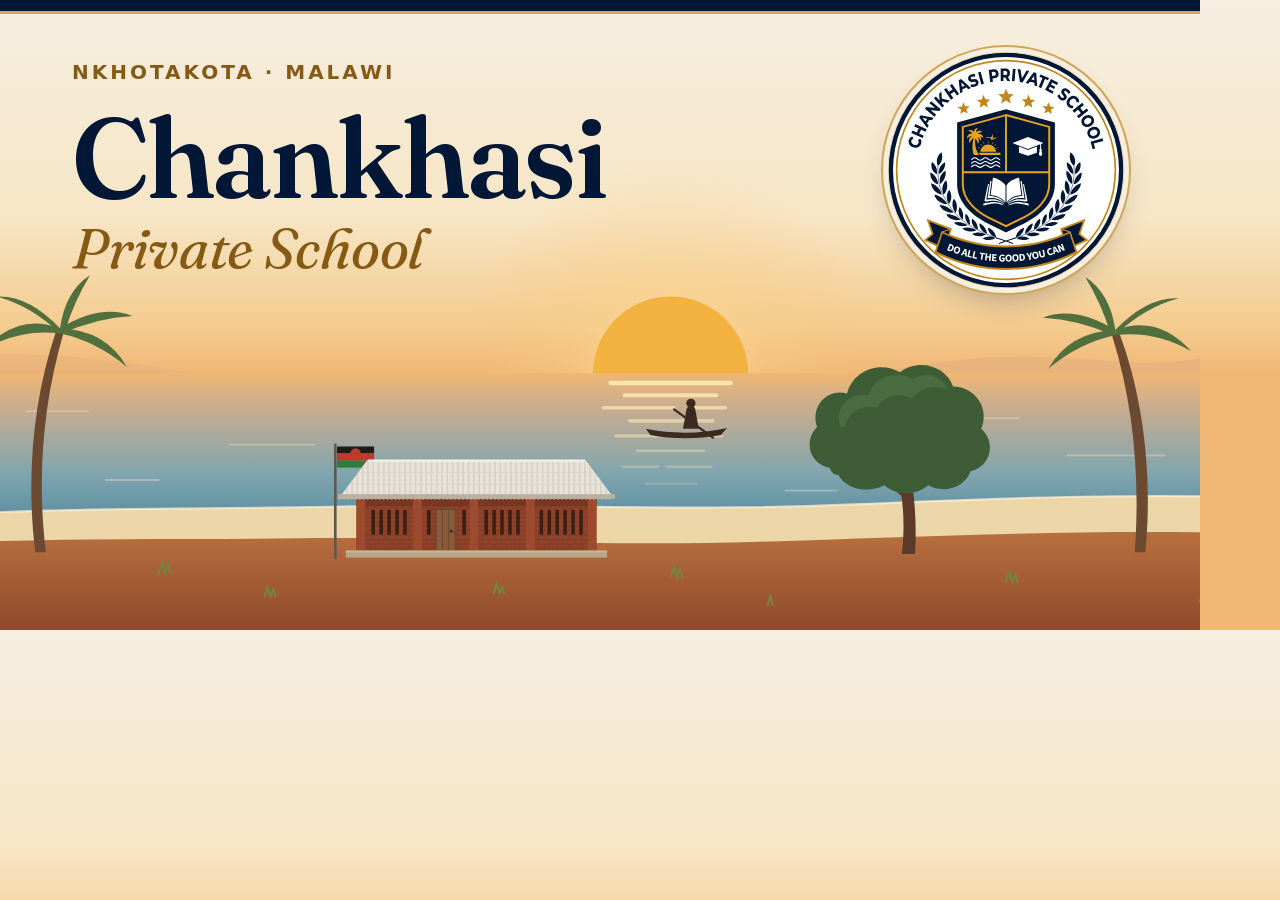
<file: tools/og.html>
<!doctype html>
<html lang="en-GB">
<head>
<meta charset="utf-8">
<meta name="robots" content="noindex">
<title>OG card</title>
<!-- Rendered to assets/img/og.jpg by tools/render_images.py. Reuses the hero art from index.html. -->
<link rel="stylesheet" href="../assets/site.css">
<style>
  html, body { margin: 0; width: 1200px; height: 630px; overflow: hidden; }
  body {
    position: relative;
    background: linear-gradient(180deg, #f6eee1 0%, #f7e6c6 34%, #f4cb8e 52%, #efb674 59.4%);
  }
  .card-text { position: absolute; z-index: 1; left: 72px; top: 60px; right: 72px; }
  body::before { content: ""; position: absolute; z-index: 2; left: 0; right: 0; top: 0; height: 14px; background: var(--navy); border-bottom: 3px solid var(--gold); }
  .card-text .eyebrow { font: 650 20px/1.2 var(--sans); letter-spacing: .15em; margin-bottom: 18px; color: var(--gold-deep); }
  .card-text h1 { font-size: 112px; margin: 0; }
  .card-text .h1-line { font-size: .5em; margin-top: .1em; }
  .badge { position: absolute; z-index: 1; right: 76px; top: 52px; width: 236px; height: 236px; border-radius: 50%; box-shadow: 0 0 0 5px #f6eee1, 0 0 0 7px var(--gold), 0 16px 36px -14px rgba(2, 22, 54, .45); }
  .art { position: absolute; inset: 0; }
  .art svg { width: 100%; height: 100%; }
  .h-sun, .h-glitter { animation: none !important; }
  .art .h-birds { display: none; }
</style>
</head>
<body>
  <div class="card-text">
    <p class="eyebrow">Nkhotakota · Malawi</p>
    <h1>Chankhasi <span class="h1-line">Private School</span></h1>
  </div>
  <img class="badge" src="../assets/img/logo/badge.svg" width="240" height="240" alt="">
  <div class="art" id="art"></div>
  <script>
    fetch('../index.html').then(function (r) { return r.text(); }).then(function (html) {
      var doc = new DOMParser().parseFromString(html, 'text/html');
      var svg = doc.querySelector('.hero-art svg');
      svg.setAttribute('viewBox', '120 186 1360 714');
      document.getElementById('art').appendChild(document.importNode(svg, true));
      document.fonts.ready.then(function () { document.body.setAttribute('data-ready', '1'); });
    });
  </script>
</body>
</html>
</file>
<file: assets/site.css>
/* Chankhasi Private School · site styles */

@font-face {
  font-family: "Fraunces";
  src: url("fonts/fraunces.woff2") format("woff2");
  font-weight: 400 650;
  font-style: normal;
  font-display: swap;
}
@font-face {
  font-family: "Fraunces";
  src: url("fonts/fraunces-italic.woff2") format("woff2");
  font-weight: 400;
  font-style: italic;
  font-display: swap;
}

:root {
  --paper: #fbf7f0;
  --paper-2: #f4ecdf;
  --paper-3: #ecdfcb;
  --sky-top: #f6eee1;
  --ink: #231d18;
  --ink-2: #4b4038;
  --muted: #74675b;
  --line: #e3d6c2;
  --clay: #ad4526;
  --clay-deep: #8c351b;
  --lake: #1d5a78;
  --lake-deep: #143f55;
  --lake-soft: #dcebf0;
  --sun: #e9a73a;
  --sun-soft: #f8e2b4;
  --leaf: #3d6a47;
  /* School badge colours */
  --navy: #021636;          /* badge navy */
  --navy-2: #0d2b57;        /* raised navy, hovers */
  --navy-3: #1a3d75;        /* links on paper */
  --navy-soft: #e3e8f0;
  --gold: #d0a656;          /* badge gold */
  --gold-bright: #e2a52a;   /* shield gold */
  --gold-light: #efd9a6;    /* gold text and focus rings on navy */
  --gold-deep: #855a14;     /* warm deep gold for text on paper and sky (AA) */
  --on-navy: #e6dfd2;       /* text on navy */
  --on-navy-2: #b9c1cf;     /* quieter text on navy */
  --gold-rule: rgba(208, 166, 86, .7);
  --radius: 16px;
  --wrap: 1120px;
  --gutter: clamp(16px, 4vw, 32px);
  --header-h: 72px;
  --serif: "Fraunces", Georgia, "Times New Roman", serif;
  --sans: system-ui, -apple-system, "Segoe UI", Roboto, "Helvetica Neue", Arial, sans-serif;
  color-scheme: light;
}

*, *::before, *::after { box-sizing: border-box; }

html {
  -webkit-text-size-adjust: 100%;
  text-size-adjust: 100%;
  scroll-behavior: smooth;
  scroll-padding-top: calc(var(--header-h) + 12px);
}

body {
  margin: 0;
  background: var(--paper);
  color: var(--ink);
  font: 400 1.0625rem/1.65 var(--sans);
  -webkit-font-smoothing: antialiased;
  -moz-osx-font-smoothing: grayscale;
  text-rendering: optimizeLegibility;
  -webkit-tap-highlight-color: transparent;
}

img, svg { display: block; max-width: 100%; }

a {
  color: var(--navy-3);
  text-decoration-thickness: 1px;
  text-underline-offset: .18em;
}
@media (hover: hover) { a:hover { color: var(--clay); } }

:focus-visible {
  outline: 2px solid var(--navy);
  outline-offset: 3px;
  border-radius: 4px;
}

.site-header :focus-visible,
.site-footer :focus-visible,
.cta-panel :focus-visible,
.quote :focus-visible { outline-color: var(--gold-light); }
.footer-nav a:focus-visible { color: #fff; text-decoration: underline; }

::selection { background: var(--sun-soft); color: var(--ink); }

h1, h2, h3, h4 {
  font-family: var(--serif);
  font-weight: 600;
  line-height: 1.1;
  letter-spacing: -.012em;
  margin: 0 0 .5em;
  color: var(--navy);
  text-wrap: balance;
}
h1 { font-size: clamp(2.75rem, 8vw, 5rem); letter-spacing: -.025em; line-height: 1; }
h2 { font-size: clamp(2.1rem, 4.6vw, 3.2rem); letter-spacing: -.02em; }
h3 { font-size: 1.3rem; }
h4 { font-size: 1.15rem; }

p { margin: 0 0 1em; text-wrap: pretty; }

.wrap {
  width: min(100% - 2 * var(--gutter), var(--wrap));
  margin-inline: auto;
}

.eyebrow {
  font: 650 .78rem/1.2 var(--sans);
  letter-spacing: .15em;
  text-transform: uppercase;
  color: var(--gold-deep);
  margin: 0 0 1rem;
}

.lead {
  font-size: clamp(1.15rem, 2.1vw, 1.32rem);
  line-height: 1.55;
  color: var(--ink-2);
  max-width: 38ch;
}

.skip {
  position: absolute;
  left: -9999px;
  top: 8px;
  z-index: 100;
  background: var(--navy);
  color: var(--paper);
  padding: 10px 16px;
  border-radius: 10px;
}
.skip:focus { left: 8px; }
.skip:hover { color: var(--paper); }
.sr-only {
  position: absolute;
  width: 1px;
  height: 1px;
  overflow: hidden;
  clip: rect(0 0 0 0);
  white-space: nowrap;
}

/* Buttons */

.btn {
  display: inline-flex;
  align-items: center;
  justify-content: center;
  gap: 8px;
  min-height: 50px;
  padding: 0 26px;
  border: 0;
  border-radius: 999px;
  background: var(--navy);
  color: #fff;
  font: 650 1rem/1 var(--sans);
  letter-spacing: .01em;
  text-decoration: none;
  cursor: pointer;
  transition: background-color .2s, color .2s, transform .15s, box-shadow .2s;
}
@media (hover: hover) { .btn:hover { background: var(--gold); color: var(--navy); } }
.btn:active { transform: translateY(1px); }
.btn[disabled] { opacity: .6; cursor: progress; }

.btn-ghost {
  background: transparent;
  color: var(--navy);
  box-shadow: inset 0 0 0 1.5px rgba(2, 22, 54, .6);
}
@media (hover: hover) { .btn-ghost:hover { background: rgba(2, 22, 54, .06); color: var(--navy); box-shadow: inset 0 0 0 1.5px var(--gold-deep); } }

.btn-light { background: var(--paper); color: var(--navy); }
@media (hover: hover) { .btn-light:hover { background: var(--gold-light); color: var(--navy); } }

.link-btn {
  font: inherit;
  font-weight: 600;
  color: var(--navy-3);
  background: none;
  border: 0;
  padding: 0;
  cursor: pointer;
  text-decoration: underline;
  text-decoration-thickness: 1px;
  text-underline-offset: .18em;
}
@media (hover: hover) { .link-btn:hover { color: var(--clay); } }

/* Header */

.site-header {
  position: sticky;
  top: env(safe-area-inset-top, 0px);
  z-index: 50;
  background: var(--navy);
  color: var(--on-navy);
  border-bottom: 2px solid var(--gold);
  transition: box-shadow .3s;
}
.site-header.scrolled { box-shadow: 0 10px 24px -14px rgba(2, 22, 54, .55); }

.header-inner {
  display: flex;
  align-items: center;
  justify-content: space-between;
  gap: 16px;
  min-height: var(--header-h);
}

.brand {
  display: inline-flex;
  align-items: center;
  gap: 12px;
  color: #fff;
  text-decoration: none;
}
@media (hover: hover) { .brand:hover { color: #fff; } }
.brand-mark { width: 56px; height: 56px; flex: none; border-radius: 50%; box-shadow: 0 0 0 1.5px var(--gold); background: #fff; }
.brand-name {
  display: flex;
  flex-direction: column;
  gap: 4px;
  font: 600 1.25rem/1 var(--serif);
  letter-spacing: -.01em;
}
.brand-name small {
  font: 650 .6rem/1 var(--sans);
  letter-spacing: .17em;
  text-transform: uppercase;
  color: var(--gold);
}

.site-nav { display: flex; align-items: center; gap: 2px; }
.site-nav a {
  color: var(--on-navy);
  text-decoration: none;
  font-size: .95rem;
  font-weight: 500;
  padding: 9px 12px;
  border-radius: 999px;
  transition: background-color .2s, color .2s;
}
@media (hover: hover) { .site-nav a:hover { color: #fff; background: rgba(255, 255, 255, .09); } }
.site-nav .nav-cta { background: var(--gold); color: var(--navy); font-weight: 650; margin-left: 8px; padding-inline: 16px; }
@media (pointer: coarse) { .site-nav a { display: inline-flex; align-items: center; min-height: 44px; } }
@media (hover: hover) { .site-nav .nav-cta:hover { background: var(--paper); color: var(--navy); } }

.nav-toggle {
  display: none;
  align-items: center;
  gap: 10px;
  min-height: 44px;
  padding: 0 14px;
  border: 0;
  border-radius: 999px;
  background: rgba(255, 255, 255, .1);
  color: #fff;
  font: 600 .95rem/1 var(--sans);
  cursor: pointer;
}
.nav-toggle-bars,
.nav-toggle-bars::before,
.nav-toggle-bars::after {
  display: block;
  width: 16px;
  height: 2px;
  border-radius: 2px;
  background: currentColor;
  transition: transform .25s, opacity .2s;
}
.nav-toggle-bars { position: relative; }
.nav-toggle-bars::before, .nav-toggle-bars::after { content: ""; position: absolute; left: 0; }
.nav-toggle-bars::before { top: -5px; }
.nav-toggle-bars::after { top: 5px; }
.nav-toggle[aria-expanded="true"] .nav-toggle-bars { background: transparent; }
.nav-toggle[aria-expanded="true"] .nav-toggle-bars::before { transform: translateY(5px) rotate(45deg); }
.nav-toggle[aria-expanded="true"] .nav-toggle-bars::after { transform: translateY(-5px) rotate(-45deg); }

@media (max-width: 920px) {
  .js .nav-toggle { display: inline-flex; }
  .js .site-nav {
    position: absolute;
    top: 100%;
    left: 0;
    right: 0;
    display: none;
    flex-direction: column;
    align-items: stretch;
    gap: 2px;
    padding: 8px var(--gutter) 20px;
    background: var(--navy);
    border-bottom: 2px solid var(--gold);
    box-shadow: 0 18px 30px -20px rgba(2, 22, 54, .6);
  }
  .js .site-nav.open { display: flex; }
  .js .site-nav a { padding: 13px 10px; border-radius: 10px; font-size: 1.06rem; }
  .js .site-nav .nav-cta { margin: 10px 0 0; justify-content: center; text-align: center; }
  /* Without JavaScript the menu cannot open, so show the links as a wrapped row instead */
  html:not(.js) .header-inner { flex-wrap: wrap; padding-block: 8px; }
  html:not(.js) .site-nav { flex-wrap: wrap; }
}

/* Hero */

.hero {
  --art-h: clamp(300px, 36vw, 900px);
  position: relative;
  overflow: hidden;
  background: linear-gradient(180deg,
    var(--sky-top) 0%,
    #f7e6c6 45%,
    #f4cb8e calc(100% - var(--art-h) * .62),
    #efb674 calc(100% - var(--art-h) * .5577),
    #efb674 100%);
}

.hero-text {
  position: relative;
  z-index: 1;
  padding-top: clamp(36px, 5.5vw, 76px);
  padding-bottom: 0;
}
.hero .eyebrow { color: var(--gold-deep); }
.hero h1 { margin-bottom: .3em; }
.h1-line {
  display: block;
  margin-top: .08em;
  font-size: .56em;
  font-style: italic;
  font-weight: 400;
  letter-spacing: -.005em;
  color: var(--gold-deep);
}
.hero .lead { color: var(--ink-2); max-width: 34ch; }
.hero-actions { display: flex; flex-wrap: wrap; gap: 12px; margin: 28px 0 0; }

.hero-art { margin-top: clamp(-40px, -3vw, 0px); }
.hero-art svg { width: 100%; height: var(--art-h); }

.h-sun { animation: sunrise 3.2s cubic-bezier(.2, .65, .15, 1) both; }
.h-glitter { animation: glitter 3.4s ease-out both; }
.h-birds { animation: birds 16s ease-in-out infinite alternate; }
@keyframes sunrise { from { transform: translateY(70px); } to { transform: none; } }
@keyframes glitter { 0%, 30% { opacity: 0; } to { opacity: 1; } }
@keyframes birds { from { transform: translate(0, 0); } to { transform: translate(40px, -12px); } }

/* Decorative weave, after the reed mats of the lakeshore */

.weave {
  height: 12px;
  background: url("data:image/svg+xml,%3Csvg xmlns='http://www.w3.org/2000/svg' width='24' height='12'%3E%3Cpath d='M0 12 6 0l6 12z' fill='%23ad4526'/%3E%3Cpath d='M12 0l6 12 6-12z' fill='%23e9a73a'/%3E%3C/svg%3E") repeat-x center / 24px 12px;
  opacity: .9;
}

/* Sections */

section:not(.hero) { padding-block: clamp(72px, 10vw, 128px); }
.band { background: var(--paper-2); }
.section-head { max-width: 760px; margin-bottom: clamp(36px, 5vw, 60px); }
.section-head .lead { max-width: 46ch; }
.sub-title {
  font-size: 1.45rem;
  margin: 0 0 22px;
}

/* About */

.about { background: var(--paper); }
.about-grid {
  display: grid;
  gap: clamp(40px, 6vw, 88px);
  grid-template-columns: 1fr;
}
@media (min-width: 700px) {
  .about-grid { grid-template-columns: minmax(0, 1fr) minmax(220px, 280px); align-items: start; }
}
@media (min-width: 1000px) {
  .about-grid { grid-template-columns: minmax(0, 1.3fr) minmax(0, .7fr); }
}
.about-text { container-type: inline-size; }
.about-text .lead { max-width: 40ch; margin-bottom: 1.1em; }
.about-text p:not(.lead):not(.eyebrow) { max-width: 60ch; color: var(--ink-2); }
.chichewa { font-style: italic; font-weight: 400; color: var(--clay); }
.proverb {
  margin: -.15em 0 1.1em;
  font: italic 400 clamp(1.1rem, 1.8vw, 1.28rem)/1.45 var(--serif);
  color: var(--clay);
  text-wrap: balance;
}
.proverb .gloss { color: var(--muted); }
.hero-ny {
  margin: -.2em 0 1.1em;
  font: italic 400 clamp(1rem, 1.7vw, 1.15rem)/1.4 var(--serif);
  color: var(--clay-deep);
}
.quote .motto-ny {
  margin: -8px 0 22px;
  font: italic 400 1.1rem/1.4 var(--serif);
  color: var(--gold-light);
}

.stats {
  display: grid;
  grid-template-columns: repeat(2, minmax(0, 1fr));
  gap: 28px 24px;
  margin: 40px 0 0;
  max-width: 560px;
}
@container (min-width: 540px) { .stats { grid-template-columns: repeat(4, minmax(0, 1fr)); } }
.stat {
  display: flex;
  flex-direction: column-reverse;
  justify-content: flex-end;
  border-top: 2px solid var(--gold);
  padding-top: 14px;
}
.stat dd {
  margin: 0 0 6px;
  font: 600 clamp(2rem, 4vw, 2.5rem)/1 var(--serif);
  letter-spacing: -.02em;
  color: var(--navy);
  font-variant-numeric: lining-nums;
}
.stat dt { font-size: .9rem; line-height: 1.3; color: var(--muted); }

.map-figure { margin: 0; }
@media (min-width: 700px) { .map-figure { position: sticky; top: calc(var(--header-h) + 24px); } }
.map-figure .map { width: min(100%, 320px, 42vh); height: auto; margin-inline: auto; }
.map-figure figcaption {
  max-width: 30ch;
  margin: 16px auto 0;
  text-align: center;
  font: italic 400 1.02rem/1.4 var(--serif);
  color: var(--muted);
}
@media (min-width: 700px) { .map-figure .map { width: min(100%, 320px); } }

.map .m-sea { fill: #efe6d6; }
.map .m-nbr { fill: #efe6d6; stroke: #d6c6ad; stroke-width: .8; stroke-linejoin: round; }
.map .m-land { fill: #fbf4e6; stroke: #8b6f57; stroke-width: 1.1; stroke-linejoin: round; }
.map .m-lake { fill: #a4cad8; stroke: #79a9bc; stroke-width: .7; stroke-linejoin: round; }
.map .m-river { fill: none; stroke: #92bfcf; stroke-width: 1.3; stroke-linecap: round; stroke-linejoin: round; }
.map .m-country { font: 650 9px/1 var(--sans); letter-spacing: .22em; fill: #ab9780; }
.map .m-lake-label { font: italic 400 13px var(--serif); letter-spacing: .08em; fill: #2c6781; }
.map .m-town { fill: var(--ink-2); }
.map .m-capital { fill: #fbf4e6; stroke: var(--ink-2); stroke-width: 1.5; }
.map .m-town-label,
.map .m-school-label,
.map .m-school-sub {
  paint-order: stroke;
  stroke: #fbf4e6;
  stroke-width: 3.5px;
  stroke-linejoin: round;
}
.map .m-town-label { font: 500 10.5px var(--sans); fill: var(--ink-2); }
.map .m-school-halo {
  fill: var(--clay);
  opacity: .22;
  transform-box: fill-box;
  transform-origin: center;
  animation: pulse 3s ease-out infinite;
}
.map .m-school-dot { fill: var(--clay); stroke: #fff; stroke-width: 1.8; }
.map .m-school-label { font: 600 14.5px var(--serif); fill: var(--clay-deep); }
.map .m-school-sub { font: italic 400 11px var(--serif); fill: var(--muted); }
.map .m-scale path { fill: none; stroke: var(--muted); stroke-width: 1; }
.map .m-scale text { font: 500 9px var(--sans); letter-spacing: .04em; fill: var(--muted); }
.map .m-inset rect { fill: #fbf7f0; stroke: #d6c6ad; stroke-width: .8; }
.map .m-inset-land { fill: #dccdb6; }
.map .m-inset-mw { fill: var(--clay); }
.map .m-inset text { font: italic 400 10px var(--serif); fill: var(--muted); }
@keyframes pulse {
  0% { transform: scale(.55); opacity: .4; }
  70%, 100% { transform: scale(1.35); opacity: 0; }
}

/* Story */

.story-grid {
  display: grid;
  gap: clamp(40px, 6vw, 80px);
  grid-template-columns: 1fr;
}
@media (min-width: 900px) {
  .story-grid { grid-template-columns: minmax(0, 1.25fr) minmax(0, .75fr); align-items: start; }
  .story-aside { position: sticky; top: calc(var(--header-h) + 24px); }
}

.timeline {
  list-style: none;
  margin: 0;
  padding: 0;
  position: relative;
}
.timeline::before {
  content: "";
  position: absolute;
  left: 7px;
  top: 10px;
  bottom: 10px;
  width: 2px;
  border-radius: 2px;
  background: linear-gradient(var(--sun), var(--clay));
}
.timeline li { position: relative; padding: 0 0 40px 46px; }
.timeline li:last-child { padding-bottom: 0; }
.timeline li::before {
  content: "";
  position: absolute;
  left: 0;
  top: 5px;
  width: 16px;
  height: 16px;
  border-radius: 50%;
  background: var(--paper-2);
  border: 3px solid var(--clay);
}
.timeline li:last-child::before { background: var(--sun); border-color: var(--sun); box-shadow: 0 0 0 5px rgba(233, 167, 58, .25); }
.timeline li:last-child::before { z-index: 1; }
.timeline li:last-child::after { content: ""; position: absolute; left: 7px; top: 21px; bottom: 0; width: 2px; background: var(--paper-2); }
.timeline .year {
  display: inline-block;
  margin-bottom: 8px;
  font: italic 400 1.1rem/1.2 var(--serif);
  color: var(--clay);
}
.timeline h3 { font-size: 1.4rem; margin-bottom: .35em; }
.timeline p { margin: 0; color: var(--ink-2); max-width: 54ch; }

.quote {
  position: relative;
  margin: 0;
  padding: 34px 32px 32px;
  border-radius: var(--radius);
  background: var(--navy);
  color: var(--on-navy-2);
  box-shadow: inset 0 0 0 1px var(--gold-rule);
  overflow: hidden;
}
.quote-badge {
  width: 128px;
  height: auto;
  margin: 0 0 24px;
  border-radius: 50%;
  box-shadow: 0 0 0 4px var(--navy), 0 0 0 5.5px var(--gold);
}
.quote blockquote { margin: 0; }
.quote blockquote p {
  margin: 0 0 22px;
  font: italic 400 clamp(1.55rem, 2.8vw, 2rem)/1.28 var(--serif);
  color: #fff;
  text-wrap: balance;
}
.quote .qm { color: var(--gold); }
.quote .qm:first-child { margin-left: -.4em; }
.quote figcaption { font-size: .95rem; line-height: 1.4; }
.quote figcaption::before { content: ""; display: block; width: 40px; height: 2px; margin-bottom: 14px; border-radius: 2px; background: var(--gold); }
.story-aside { display: grid; gap: 20px; align-content: start; }
@media (min-width: 600px) and (max-width: 899px) {
  .story-aside { grid-template-columns: repeat(auto-fit, minmax(240px, 1fr)); }
  .story-aside .quote { display: flex; flex-direction: column; justify-content: center; }
  .quote-badge { width: 96px; }
}

/* Cards */

.cards {
  display: grid;
  gap: 20px;
  grid-template-columns: 1fr;
}
@media (min-width: 560px) { .cards--4 { grid-template-columns: repeat(2, minmax(0, 1fr)); } }
@media (min-width: 1100px) { .cards--4 { grid-template-columns: repeat(4, minmax(0, 1fr)); } }
@media (min-width: 900px) { .cards--3 { grid-template-columns: repeat(3, minmax(0, 1fr)); } }
.card {
  background: var(--paper);
  border: 1px solid var(--line);
  border-radius: var(--radius);
  padding: 28px 26px 30px;
}
.band .card { background: #fffdf8; }
.card .icon {
  display: grid;
  place-items: center;
  width: 50px;
  height: 50px;
  margin-bottom: 20px;
  border-radius: 50%;
  background: var(--sun-soft);
  color: var(--clay-deep);
}
.card .icon svg { width: 25px; height: 25px; }
.card h3,
.card h4 { font-size: 1.28rem; margin-bottom: .45em; }
.card p { margin: 0; color: var(--ink-2); font-size: 1rem; line-height: 1.6; }
.cards--needs .icon { background: var(--navy-soft); color: var(--navy); }
@media (max-width: 559px) {
  .cards--4 .card { display: grid; grid-template-columns: auto minmax(0, 1fr); column-gap: 18px; padding: 22px 20px 24px; }
  .cards--4 .card .icon { grid-row: span 2; width: 44px; height: 44px; margin: 0; }
}
@media (max-width: 899px) {
  .cards--3 .card { display: grid; grid-template-columns: auto minmax(0, 1fr); column-gap: 18px; padding: 22px 20px 24px; }
  .cards--3 .card .icon { grid-row: span 2; width: 44px; height: 44px; margin: 0; }
}

/* Photos */

.photo { margin: 0; }
.photo img {
  width: 100%;
  height: auto;
  border-radius: var(--radius);
  background: var(--paper-3);
}
.photo figcaption {
  margin-top: 12px;
  font: italic 400 1rem/1.4 var(--serif);
  color: var(--muted);
}
.photo--banner,
.photo--wide { margin: 0 0 clamp(40px, 6vw, 64px); }
.photo-row {
  display: grid;
  gap: clamp(16px, 2.5vw, 24px);
  grid-template-columns: 1fr;
  margin: 0 0 clamp(40px, 6vw, 64px);
}
@media (min-width: 600px) { .photo-row { grid-template-columns: repeat(2, minmax(0, 1fr)); } }
.illustration img { border-radius: var(--radius); background: var(--paper-3); }
.split {
  display: grid;
  gap: clamp(28px, 5vw, 56px);
  grid-template-columns: 1fr;
  align-items: center;
  margin-bottom: clamp(40px, 6vw, 64px);
}
.split .section-head { margin-bottom: 0; }
.story-intro p { color: var(--ink-2); max-width: 60ch; }
.story-intro p:first-child { font-size: clamp(1.15rem, 2.1vw, 1.3rem); line-height: 1.55; color: var(--ink); }
.story-opening { align-items: start; }
@media (min-width: 900px) { .story-opening .illustration { position: sticky; top: calc(var(--header-h) + 24px); } }
@media (min-width: 900px) { .split { grid-template-columns: minmax(0, 1fr) minmax(0, 1fr); } }
@media (max-width: 700px) {
  .photo--banner img { aspect-ratio: 16 / 10; object-fit: cover; object-position: 62% 50%; }
}

.photo-slot { display: none; }
.draft .photo-slot {
  display: grid;
  place-items: center;
  aspect-ratio: 4 / 3;
  max-height: 320px;
  width: 100%;
  padding: 20px;
  border: 1.5px dashed #cdb89b;
  border-radius: var(--radius);
  background: repeating-linear-gradient(135deg, rgba(173, 69, 38, .05) 0 12px, rgba(173, 69, 38, 0) 12px 24px), var(--paper-3);
  color: var(--muted);
  font: italic 400 1rem/1.4 var(--serif);
  text-align: center;
}
.draft .photo-slot--banner { aspect-ratio: 5 / 2; margin-bottom: clamp(40px, 6vw, 64px); }
.draft .photo-slot--wide { aspect-ratio: 16 / 9; margin-bottom: clamp(40px, 6vw, 64px); }

.aside-note {
  max-width: 62ch;
  margin: 36px 0 0;
  font: italic 400 1.08rem/1.55 var(--serif);
  color: var(--ink-2);
}

/* Friends */

.partners {
  list-style: none;
  margin: 0;
  padding: 0;
  display: grid;
  gap: 16px;
  grid-template-columns: 1fr;
}
@media (min-width: 560px) { .partners { grid-template-columns: repeat(2, minmax(0, 1fr)); } }
@media (min-width: 900px) { .partners { grid-template-columns: repeat(3, minmax(0, 1fr)); } }
@media (min-width: 560px) { .partners .partners-next { grid-column: span 2; } }
.partners li {
  display: flex;
  flex-direction: column;
  gap: 4px;
  padding: 22px 22px 24px;
  border-radius: var(--radius);
  background: #fffdf8;
  border: 1px solid var(--line);
  color: var(--ink-2);
  font-size: .98rem;
  line-height: 1.5;
}
.partners strong { font: 600 1.15rem/1.25 var(--serif); color: var(--ink); }
.partner-place { font-size: .85rem; letter-spacing: .02em; color: var(--muted); margin-bottom: 8px; }
.partners .partners-next {
  justify-content: center;
  background: transparent;
  border: 1.5px dashed #cdb89b;
}
.partners-next a { font-weight: 600; margin-top: 4px; }

/* Help */

.help { background: var(--paper); }
.cards--needs { margin-bottom: clamp(56px, 7vw, 80px); }

.ways {
  list-style: none;
  margin: 0;
  padding: 0;
  display: grid;
  gap: 0;
  grid-template-columns: 1fr;
  border-top: 1px solid var(--line);
}
.ways li { padding: 22px 0 24px; border-bottom: 1px solid var(--line); }
@media (min-width: 700px) {
  .ways { grid-template-columns: repeat(2, minmax(0, 1fr)); gap: 12px 40px; border-top: 0; }
  .ways li { border-top: 2px solid var(--navy); border-bottom: 0; }
}
@media (min-width: 1100px) { .ways { grid-template-columns: repeat(4, minmax(0, 1fr)); } }
.ways h4 { font-size: 1.28rem; margin-bottom: .4em; }
.ways p { margin: 0 0 .6em; color: var(--ink-2); font-size: 1rem; }

.cta-panel {
  display: flex;
  flex-wrap: wrap;
  align-items: center;
  justify-content: space-between;
  gap: 20px 32px;
  margin-top: clamp(48px, 6vw, 72px);
  padding: clamp(28px, 5vw, 48px) clamp(28px, 5vw, 56px);
  border-radius: 22px;
  position: relative;
  overflow: hidden;
  isolation: isolate;
  background: var(--navy);
  color: #fff;
  /* An outline paints above the sun's rings, so the gold edge stays unbroken */
  outline: 1px solid var(--gold-rule);
  outline-offset: -1px;
}
.cta-panel::after {
  content: "";
  position: absolute;
  z-index: -1;
  right: clamp(-40px, 6vw, 90px);
  bottom: -70px;
  width: 170px;
  height: 170px;
  border-radius: 50%;
  background: var(--gold-bright);
  box-shadow: 0 0 0 22px var(--navy), 0 0 0 23.5px var(--gold), 0 0 0 50px var(--navy), 0 0 0 51px rgba(208, 166, 86, .55);
}
/* On phones the line and button stack, so a smaller sun keeps its rings clear of the text */
@media (max-width: 599px) {
  .cta-panel::after {
    right: -18px;
    bottom: -60px;
    width: 124px;
    height: 124px;
    box-shadow: 0 0 0 15px var(--navy), 0 0 0 16.5px var(--gold), 0 0 0 34px var(--navy), 0 0 0 35px rgba(208, 166, 86, .55);
  }
}
.cta-panel .btn { position: relative; }
.cta-line {
  margin: 0;
  font: italic 400 clamp(1.7rem, 4vw, 2.5rem)/1.15 var(--serif);
  color: #fff;
}

/* Contact */

.contact-grid {
  display: grid;
  gap: clamp(40px, 6vw, 88px);
  grid-template-columns: 1fr;
}
@media (min-width: 900px) { .contact-grid { grid-template-columns: minmax(0, .9fr) minmax(0, 1.1fr); align-items: start; } }

.contact-details { margin: 36px 0 0; display: grid; gap: 22px; }
.contact-details dt {
  font: 650 .78rem/1.2 var(--sans);
  letter-spacing: .15em;
  text-transform: uppercase;
  color: var(--muted);
  margin-bottom: 6px;
}
.contact-details dd { margin: 0; color: var(--ink); line-height: 1.55; }

.form {
  display: grid;
  gap: 18px;
  padding: clamp(24px, 4vw, 40px);
  border-radius: 22px;
  background: #fffdf8;
  border: 1px solid var(--line);
}
.field label { display: block; margin-bottom: 7px; font-weight: 600; font-size: .95rem; }
.field input,
.field select,
.field textarea {
  width: 100%;
  min-height: 50px;
  padding: 12px 14px;
  border: 1px solid #9a8670;
  border-radius: 12px;
  background: #fff;
  color: var(--ink);
  font: inherit;
  font-size: 1rem;
  transition: border-color .2s, box-shadow .2s;
}
.field textarea { min-height: 140px; resize: vertical; line-height: 1.5; }
.field select {
  appearance: none;
  background: #fff url("data:image/svg+xml,%3Csvg xmlns='http://www.w3.org/2000/svg' width='12' height='8'%3E%3Cpath d='M1 1.5 6 6.5l5-5' fill='none' stroke='%234b4038' stroke-width='1.6' stroke-linecap='round' stroke-linejoin='round'/%3E%3C/svg%3E") no-repeat right 16px center;
  padding-right: 40px;
}
.field input:focus,
.field select:focus,
.field textarea:focus {
  outline: none;
  border-color: var(--navy);
  box-shadow: 0 0 0 3px rgba(208, 166, 86, .45);
}
.form .btn { justify-self: start; }
.hp { position: absolute; left: -9999px; width: 1px; height: 1px; opacity: 0; }
.form-status { margin: 0; font-size: .98rem; min-height: 1.5em; }
.form-status.is-ok { color: var(--leaf); font-weight: 600; }
.form-status.is-error { color: var(--clay-deep); font-weight: 600; }
.form-status.is-note { color: var(--muted); }

/* Footer */

.site-footer {
  background: var(--navy);
  color: var(--on-navy-2);
  border-top: 3px solid var(--gold);
  padding: 64px 0 48px;
}
.footer-inner {
  display: grid;
  gap: 28px;
  grid-template-columns: 1fr;
}
@media (min-width: 860px) {
  .footer-inner { grid-template-columns: 1fr auto; align-items: center; }
  .footer-thanks { text-align: right; }
  .footer-nav, .footer-small { align-self: start; }
}
.footer-brand { display: flex; align-items: center; gap: 18px; }
.footer-badge {
  flex: none;
  width: 96px;
  height: auto;
  margin: 6px; /* keeps the gold ring inside the page margin */
  border-radius: 50%;
  box-shadow: 0 0 0 4px var(--navy), 0 0 0 5.5px var(--gold);
}
.footer-name { margin: 0; font: 600 1.25rem/1.2 var(--serif); color: #fff; }
.footer-place { margin: 2px 0 0; font-size: .95rem; }
.footer-thanks { margin: 0; font: italic 400 1.2rem/1.4 var(--serif); color: var(--gold-light); }
.footer-nav {
  display: flex;
  flex-wrap: wrap;
  gap: 6px 22px;
  padding-top: 26px;
  border-top: 1px solid var(--gold-rule);
}
.footer-nav a { color: var(--on-navy); text-decoration: none; font-size: .95rem; }
@media (hover: hover) { .footer-nav a:hover { color: #fff; text-decoration: underline; } }
.footer-small {
  margin: 0;
  padding-top: 26px;
  border-top: 1px solid var(--gold-rule);
  font-size: .88rem;
  color: var(--on-navy-2);
}
@media (min-width: 860px) { .footer-small { text-align: right; } }

/* Draft review marks */

.draft .tbc {
  background: #fff0a3;
  box-shadow: 0 0 0 2px #fff0a3;
  border-radius: 3px;
  color: var(--ink);
  cursor: help;
  -webkit-box-decoration-break: clone;
  box-decoration-break: clone;
}
.draft .quote .tbc { color: var(--ink); }
.draft.no-marks .tbc { background: none; box-shadow: none; color: inherit; cursor: auto; }
.draft.no-marks .timeline .year { color: var(--clay); }

.draft-bar { display: none; }
.draft .draft-bar {
  position: fixed;
  left: 50%;
  bottom: calc(14px + env(safe-area-inset-bottom, 0px));
  z-index: 60;
  transform: translateX(-50%);
  width: min(100% - 24px, 640px);
  display: flex;
  align-items: center;
  justify-content: space-between;
  gap: 14px;
  padding: 10px 10px 10px 18px;
  border-radius: 14px;
  background: rgba(35, 29, 24, .94);
  color: #f5ecde;
  font-size: .9rem;
  line-height: 1.4;
  box-shadow: 0 12px 34px rgba(0, 0, 0, .28);
}
.draft-bar p { margin: 0; }
@media (max-width: 600px) { .draft-more { display: none; } }
.draft-bar button {
  flex: none;
  min-height: 40px;
  padding: 0 14px;
  border: 0;
  border-radius: 10px;
  background: #fff0a3;
  color: var(--ink);
  font: 650 .85rem/1 var(--sans);
  cursor: pointer;
}
.draft .site-footer { padding-bottom: 120px; }

.note-pop {
  position: absolute;
  z-index: 70;
  max-width: min(320px, calc(100vw - 24px));
  padding: 10px 14px;
  border-radius: 10px;
  background: var(--ink);
  color: #f5ecde;
  font: 400 .88rem/1.45 var(--sans);
  box-shadow: 0 10px 28px rgba(0, 0, 0, .25);
  pointer-events: none;
}
.note-pop[hidden] { display: none; }

@media (orientation: landscape) and (max-height: 500px) {
  :root { --header-h: 60px; }
  .brand-mark { width: 46px; height: 46px; }
  .hero-text { padding-top: 24px; }
}

@media (prefers-reduced-motion: reduce) {
  html { scroll-behavior: auto; }
  *, *::before, *::after { animation: none !important; transition: none !important; }
}

@media print {
  .site-header, .draft-bar, .note-pop, .hero-art, .weave, .form, .nav-toggle { display: none !important; }
  body { background: #fff; }
  section:not(.hero) { padding-block: 24px; }
}
</file>
